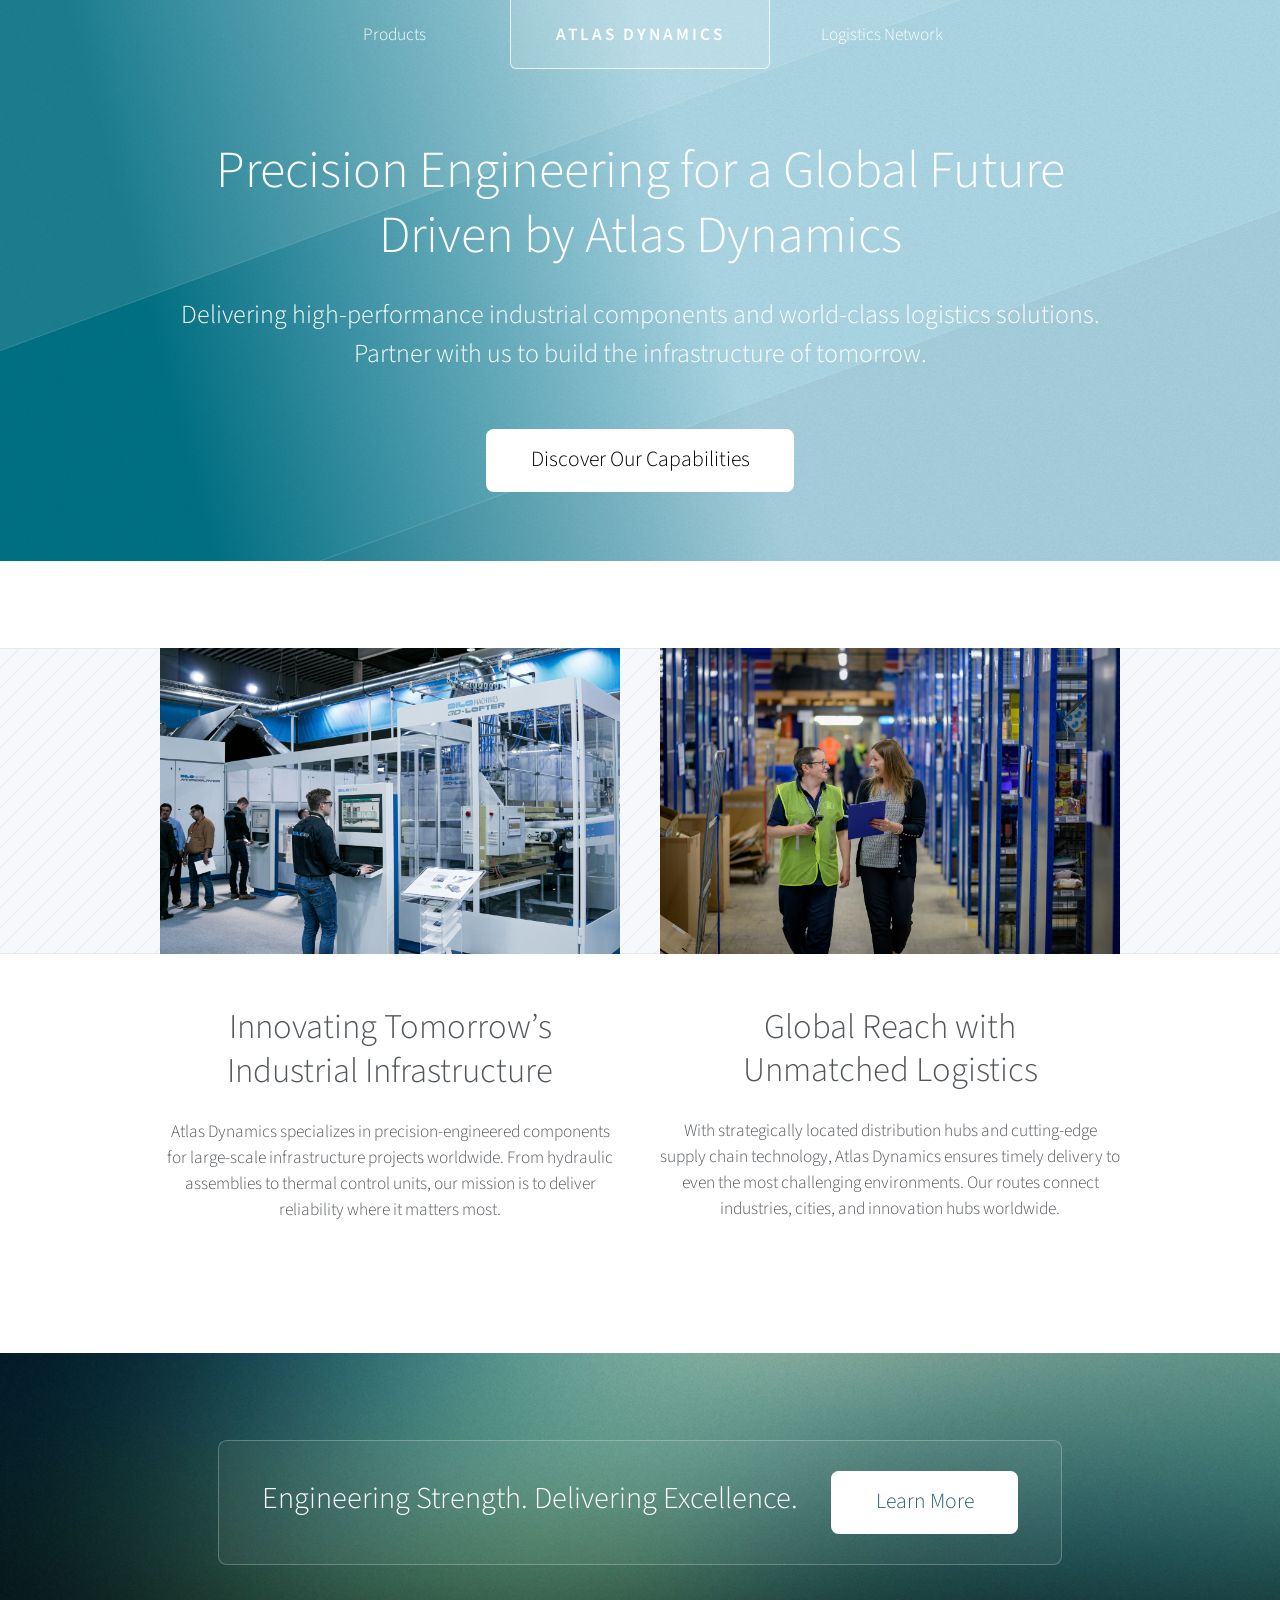
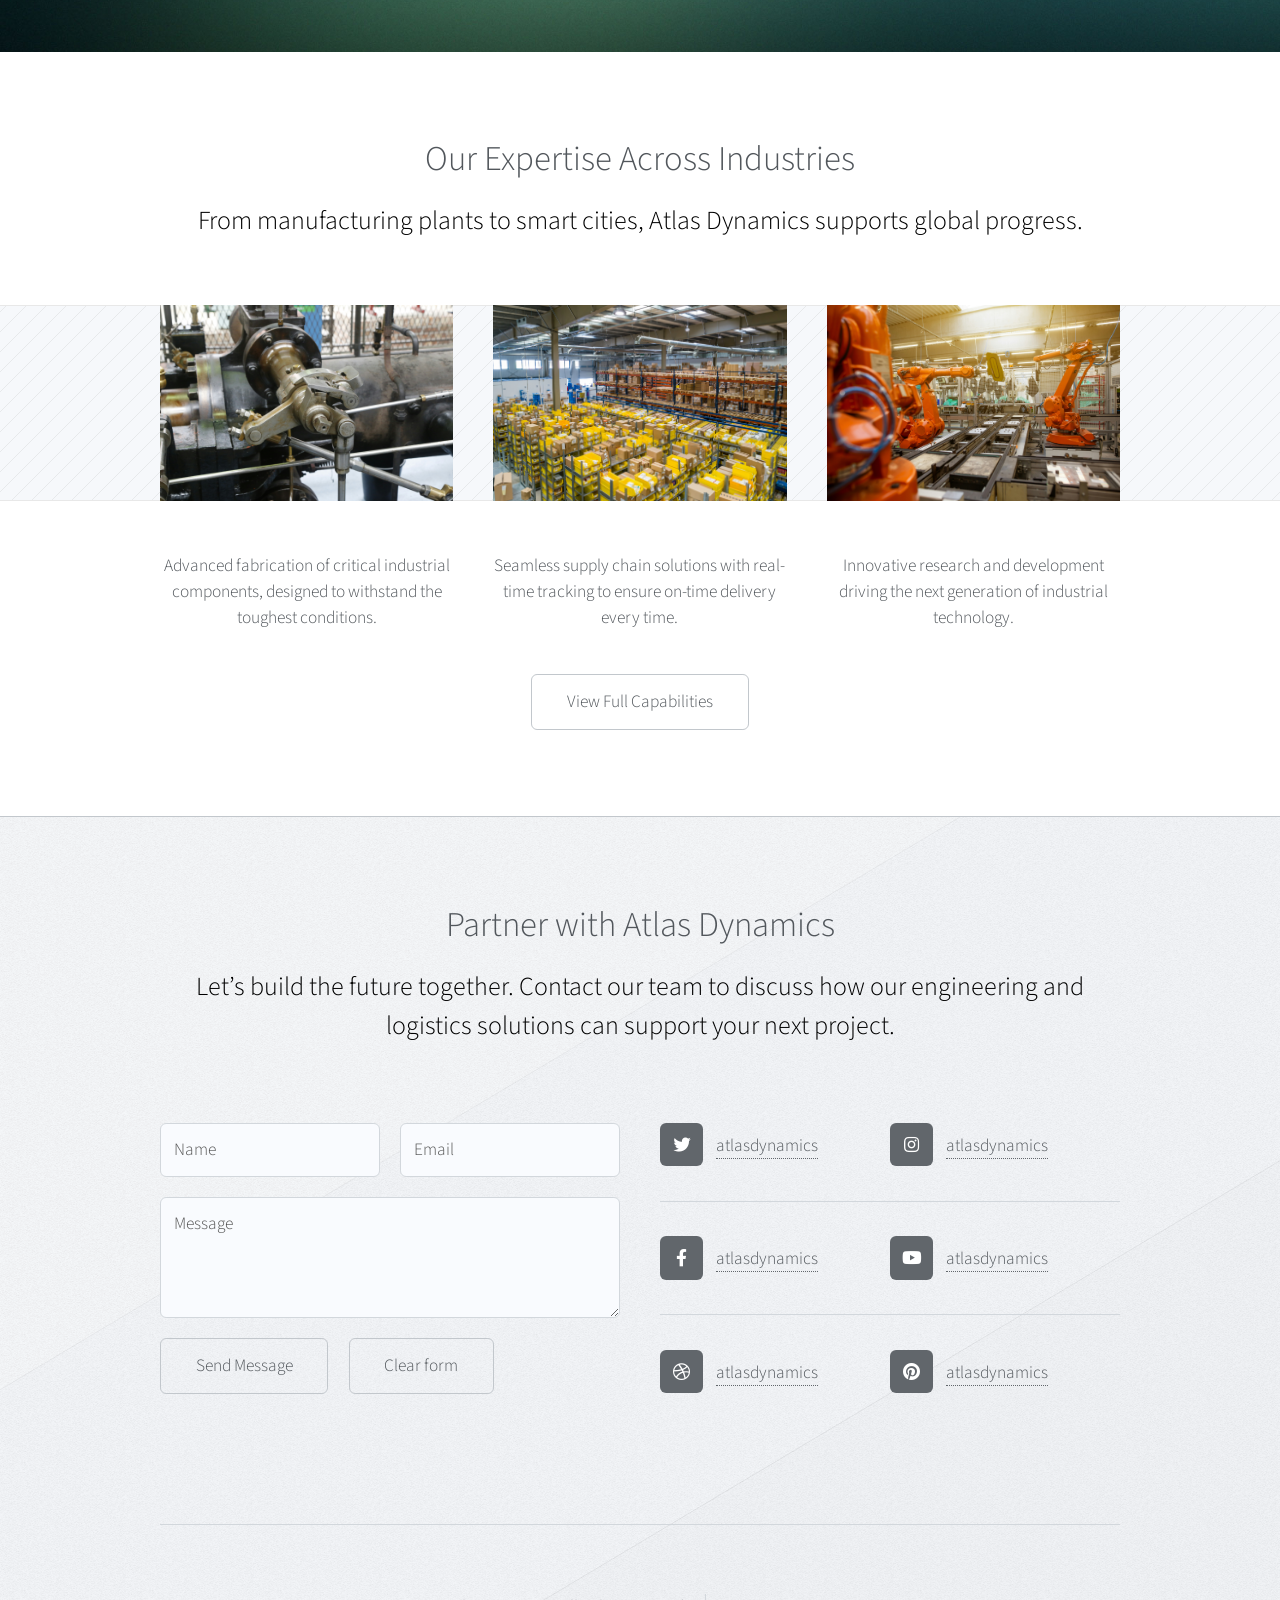
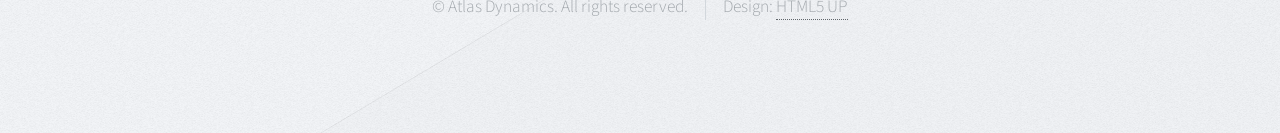
<file: index.html>
<!DOCTYPE HTML>
<!--
	Telephasic by HTML5 UP
	html5up.net | @ajlkn
	Free for personal and commercial use under the CCA 3.0 license (html5up.net/license)
-->
<html>
	<head>
		<title>Atlas Dynamics</title>
		<meta charset="utf-8" />
		<meta name="viewport" content="width=device-width, initial-scale=1, user-scalable=no" />
		<link rel="stylesheet" href="assets/css/main.css" />
	</head>
	<body class="homepage is-preload">
		<div id="page-wrapper">

			<!-- Header -->
				<div id="header-wrapper">
					<div id="header" class="container">

						<!-- Logo -->
							<h1 id="logo"><a href="index.html">Atlas Dynamics</a></h1>

						<!-- Nav -->
							<nav id="nav">
								<ul>
									
									<li><a href="left-sidebar.html">Products</a></li>
									<li class="break"><a href="right-sidebar.html">Logistics Network</a></li>
								</ul>
							</nav>

					</div>

					<!-- Hero -->
						<section id="hero" class="container">
							<header>
								<h2>Precision Engineering for a Global Future<br />
								Driven by Atlas Dynamics</h2>
							</header>
							<p>Delivering high-performance industrial components and world-class logistics solutions.<br />
							Partner with us to build the infrastructure of tomorrow.</p>
							<ul class="actions">
								<li><a href="#" class="button">Discover Our Capabilities</a></li>
							</ul>
						</section>

				</div>

			<!-- Features 1 -->
			<div class="wrapper">
				<div class="container">
					<div class="row">
						<section class="col-6 col-12-narrower feature">
							<div class="image-wrapper first">
								<a href="#" class="image featured first"><img src="images/pic01.jpg" alt="" /></a>
							</div>
							<header>
								<h2>Innovating Tomorrow’s<br />
								Industrial Infrastructure</h2>
							</header>
							<p>Atlas Dynamics specializes in precision-engineered components for large-scale 
							infrastructure projects worldwide. From hydraulic assemblies to thermal control units, 
							our mission is to deliver reliability where it matters most.</p>
							<ul class="actions">
							</ul>
						</section>
						<section class="col-6 col-12-narrower feature">
							<div class="image-wrapper">
								<a href="#" class="image featured"><img src="images/pic02.jpg" alt="" /></a>
							</div>
							<header>
								<h2>Global Reach with<br />
								Unmatched Logistics</h2>
							</header>
							<p>With strategically located distribution hubs and cutting-edge supply chain 
							technology, Atlas Dynamics ensures timely delivery to even the most challenging 
							environments. Our routes connect industries, cities, and innovation hubs worldwide.</p>
							<ul class="actions">
							</ul>
						</section>
					</div>
				</div>
			</div>
			

			<!-- Promo -->
				<div id="promo-wrapper">
					<section id="promo">
						<h2>Engineering Strength. Delivering Excellence.</h2>
						<a href="#" class="button">Learn More</a>
					</section>
				</div>

			<!-- Features 2 -->
				<div class="wrapper">
					<section class="container">
						<header class="major">
							<h2>Our Expertise Across Industries</h2>
							<p>From manufacturing plants to smart cities, Atlas Dynamics supports global progress.</p>
						</header>
						<div class="row features">
							<section class="col-4 col-12-narrower feature">
								<div class="image-wrapper first">
									<a href="#" class="image featured"><img src="images/pic03.jpg" alt="" /></a>
								</div>
								<p>Advanced fabrication of critical industrial components, designed to withstand the toughest conditions.</p>
							</section>
							<section class="col-4 col-12-narrower feature">
								<div class="image-wrapper">
									<a href="#" class="image featured"><img src="images/pic04.jpg" alt="" /></a>
								</div>
								<p>Seamless supply chain solutions with real-time tracking to ensure on-time delivery every time.</p>
							</section>
							<section class="col-4 col-12-narrower feature">
								<div class="image-wrapper">
									<a href="#" class="image featured"><img src="images/pic05.jpg" alt="" /></a>
								</div>
								<p>Innovative research and development driving the next generation of industrial technology.</p>
							</section>
						</div>
						<ul class="actions major">
							<li><a href="#" class="button">View Full Capabilities</a></li>
						</ul>
					</section>
				</div>

			<!-- Footer -->
				<div id="footer-wrapper">
					<div id="footer" class="container">
						<header class="major">
							<h2>Partner with Atlas Dynamics</h2>
							<p>Let’s build the future together. Contact our team to discuss how our engineering and 
							logistics solutions can support your next project.</p>
						</header>
						<div class="row">
							<section class="col-6 col-12-narrower">
								<form method="post" action="#">
									<div class="row gtr-50">
										<div class="col-6 col-12-mobile">
											<input name="name" placeholder="Name" type="text" />
										</div>
										<div class="col-6 col-12-mobile">
											<input name="email" placeholder="Email" type="text" />
										</div>
										<div class="col-12">
											<textarea name="message" placeholder="Message"></textarea>
										</div>
										<div class="col-12">
											<ul class="actions">
												<li><input type="submit" value="Send Message" /></li>
												<li><input type="reset" value="Clear form" /></li>
											</ul>
										</div>
									</div>
								</form>
							</section>
							<section class="col-6 col-12-narrower">
								<div class="row gtr-0">
									<ul class="divided icons col-6 col-12-mobile">
										<li class="icon brands fa-twitter"><a href="#"><span class="extra">twitter.com/</span>atlasdynamics</a></li>
										<li class="icon brands fa-facebook-f"><a href="#"><span class="extra">facebook.com/</span>atlasdynamics</a></li>
										<li class="icon brands fa-dribbble"><a href="#"><span class="extra">dribbble.com/</span>atlasdynamics</a></li>
									</ul>
									<ul class="divided icons col-6 col-12-mobile">
										<li class="icon brands fa-instagram"><a href="#"><span class="extra">instagram.com/</span>atlasdynamics</a></li>
										<li class="icon brands fa-youtube"><a href="#"><span class="extra">youtube.com/</span>atlasdynamics</a></li>
										<li class="icon brands fa-pinterest"><a href="#"><span class="extra">pinterest.com/</span>atlasdynamics</a></li>
									</ul>
								</div>
							</section>
						</div>
					</div>
					<div id="copyright" class="container">
						<ul class="menu">
							<li>&copy; Atlas Dynamics. All rights reserved.</li><li>Design: <a href="http://html5up.net">HTML5 UP</a></li>
						</ul>
					</div>
				</div>

		</div>

		<!-- Scripts -->
			<script src="assets/js/jquery.min.js"></script>
			<script src="assets/js/jquery.dropotron.min.js"></script>
			<script src="assets/js/browser.min.js"></script>
			<script src="assets/js/breakpoints.min.js"></script>
			<script src="assets/js/util.js"></script>
			<script src="assets/js/main.js"></script>

	</body>
</html>
</file>
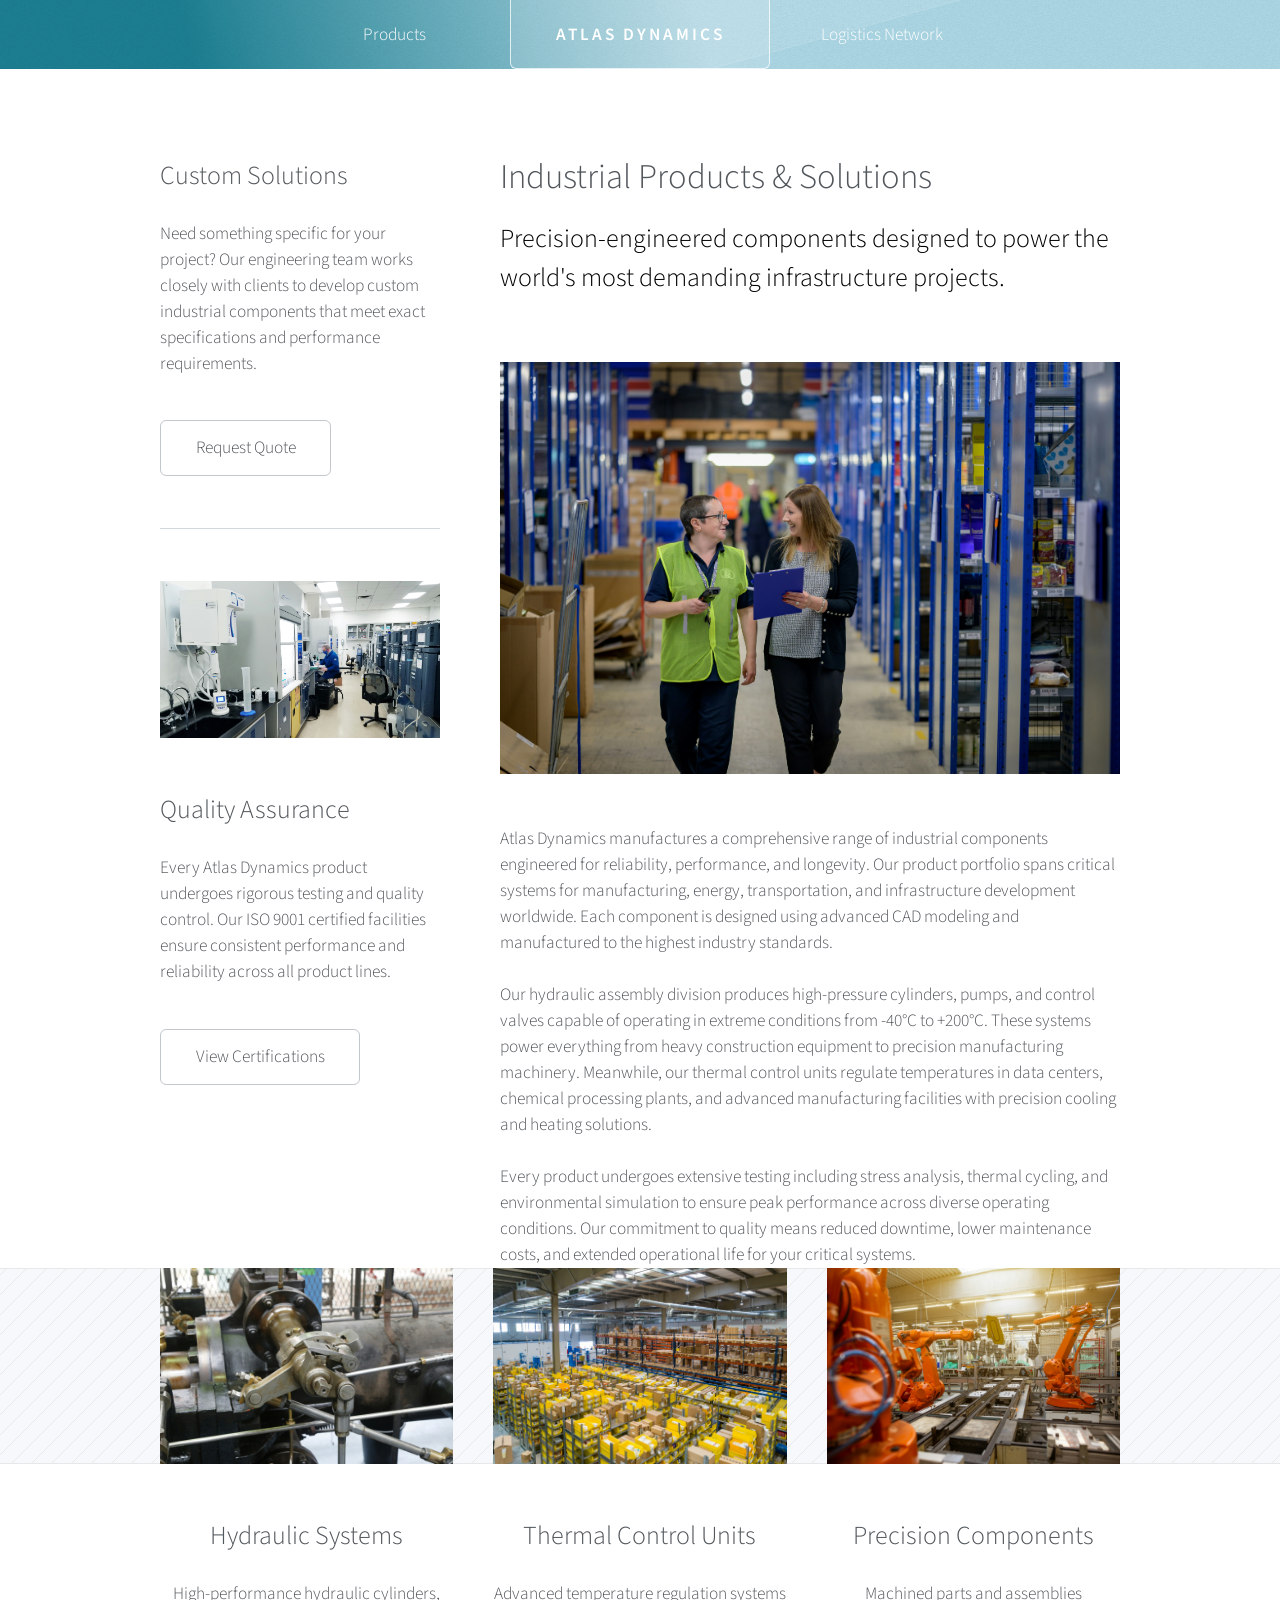
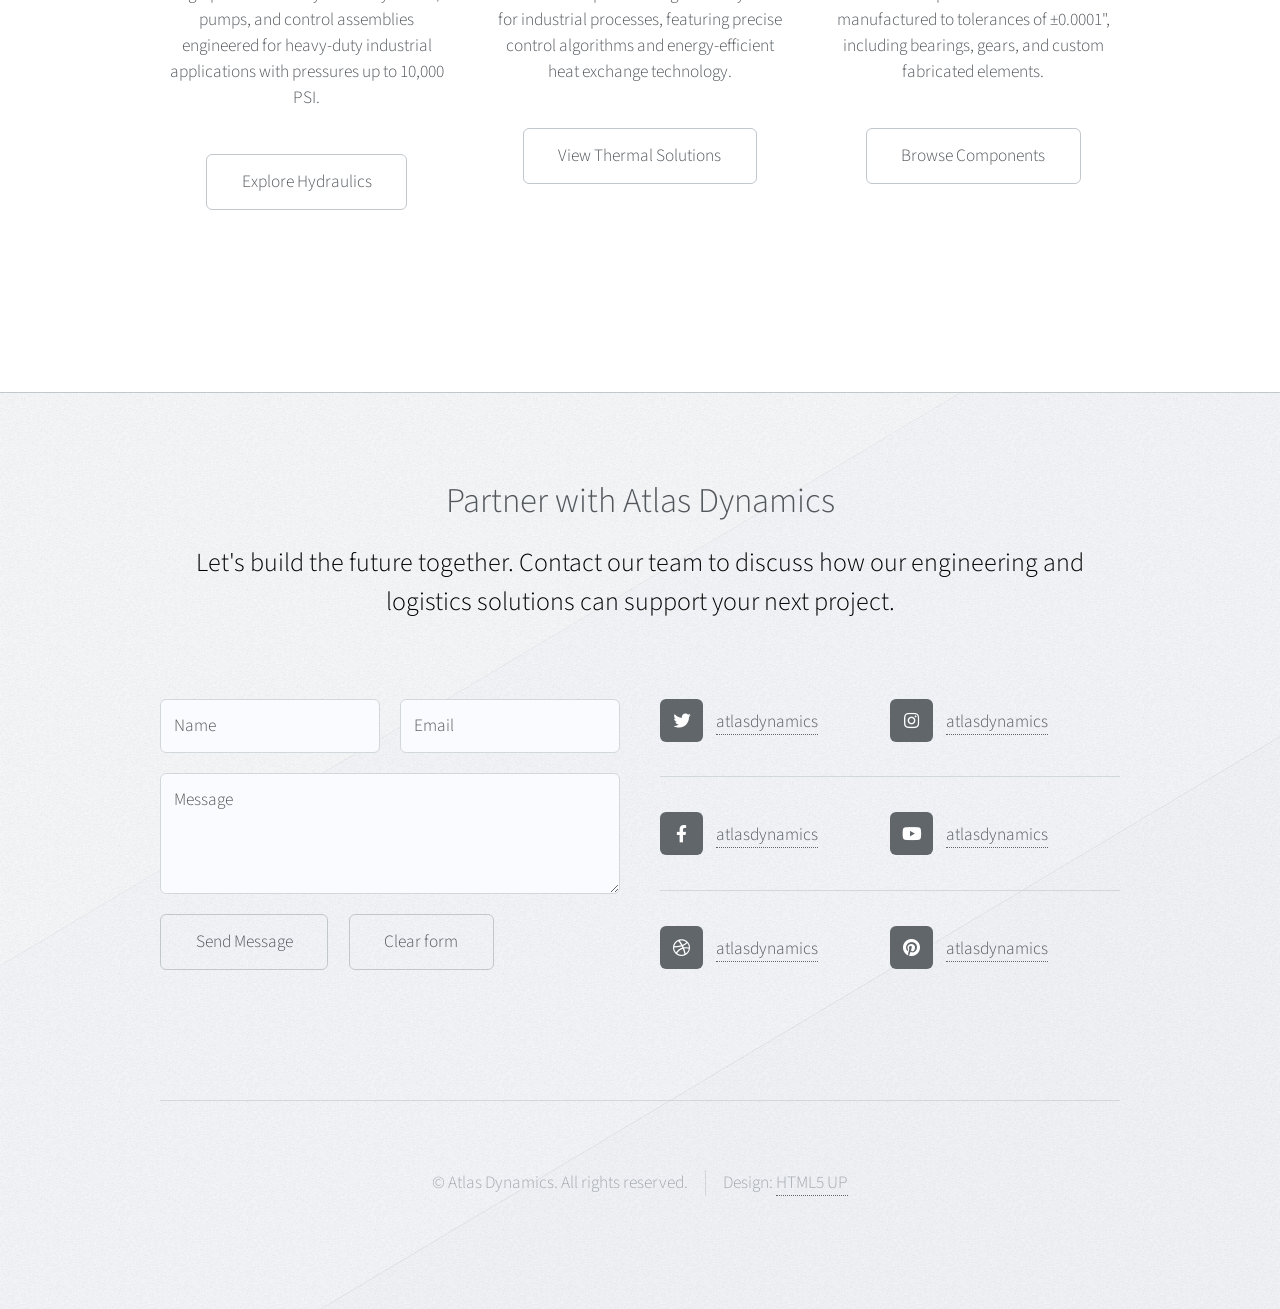
<file: left-sidebar.html>
<!DOCTYPE HTML>
<!--
	Telephasic by HTML5 UP
	html5up.net | @ajlkn
	Free for personal and commercial use under the CCA 3.0 license (html5up.net/license)
-->
<html>
	<head>
		<title>Products - Atlas Dynamics</title>
		<meta charset="utf-8" />
		<meta name="viewport" content="width=device-width, initial-scale=1, user-scalable=no" />
		<link rel="stylesheet" href="assets/css/main.css" />
	</head>
	<body class="left-sidebar is-preload">
		<div id="page-wrapper">

			<!-- Header -->
				<div id="header-wrapper">
					<div id="header" class="container">

						<!-- Logo -->
						<!-- Logo -->
						<h1 id="logo"><a href="index.html">Atlas Dynamics</a></h1>

						<!-- Nav -->
							<nav id="nav">
								<ul>

									<li><a href="left-sidebar.html">Products</a></li>
									<li class="break"><a href="right-sidebar.html">Logistics Network</a></li>
								</ul>
							</nav>

					</div>
				</div>

					</div>
				</div>

			<!-- Main -->
				<div class="wrapper">
					<div class="container" id="main">
						<div class="row gtr-150">
							<div class="col-4 col-12-narrower">

								<!-- Sidebar -->
									<section id="sidebar">
										<section>
											<header>
												<h3>Custom Solutions</h3>
											</header>
											<p>Need something specific for your project? Our engineering team works closely with clients to develop custom industrial components that meet exact specifications and performance requirements.</p>
											<ul class="actions">
												<li><a href="#" class="button">Request Quote</a></li>
											</ul>
										</section>
										<section>
											<a href="#" class="image featured"><img src="images/pic07.jpg" alt="" /></a>
											<header>
												<h3>Quality Assurance</h3>
											</header>
											<p>Every Atlas Dynamics product undergoes rigorous testing and quality control. Our ISO 9001 certified facilities ensure consistent performance and reliability across all product lines.</p>
											<ul class="actions">
												<li><a href="#" class="button">View Certifications</a></li>
											</ul>
										</section>
									</section>

							</div>
							<div class="col-8 col-12-narrower imp-narrower">

								<!-- Content -->
									<article id="content">
										<header>
											<h2>Industrial Products & Solutions</h2>
											<p>Precision-engineered components designed to power the world's most demanding infrastructure projects.</p>
										</header>
										<a href="#" class="image featured"><img src="images/pic02.jpg" alt="" /></a>
										<p>Atlas Dynamics manufactures a comprehensive range of industrial components engineered for reliability, performance, and longevity. Our product portfolio spans critical systems for manufacturing, energy, transportation, and infrastructure development worldwide. Each component is designed using advanced CAD modeling and manufactured to the highest industry standards.</p>
										<p>Our hydraulic assembly division produces high-pressure cylinders, pumps, and control valves capable of operating in extreme conditions from -40°C to +200°C. These systems power everything from heavy construction equipment to precision manufacturing machinery. Meanwhile, our thermal control units regulate temperatures in data centers, chemical processing plants, and advanced manufacturing facilities with precision cooling and heating solutions.</p>
										<p>Every product undergoes extensive testing including stress analysis, thermal cycling, and environmental simulation to ensure peak performance across diverse operating conditions. Our commitment to quality means reduced downtime, lower maintenance costs, and extended operational life for your critical systems.</p>
									</article>

							</div>
						</div>
						<div class="row features">
							<section class="col-4 col-12-narrower feature">
								<div class="image-wrapper first">
									<a href="#" class="image featured"><img src="images/pic03.jpg" alt="" /></a>
								</div>
								<header>
									<h3>Hydraulic Systems</h3>
								</header>
								<p>High-performance hydraulic cylinders, pumps, and control assemblies engineered for heavy-duty industrial applications with pressures up to 10,000 PSI.</p>
								<ul class="actions">
									<li><a href="#" class="button">Explore Hydraulics</a></li>
								</ul>
							</section>
							<section class="col-4 col-12-narrower feature">
								<div class="image-wrapper">
									<a href="#" class="image featured"><img src="images/pic04.jpg" alt="" /></a>
								</div>
								<header>
									<h3>Thermal Control Units</h3>
								</header>
								<p>Advanced temperature regulation systems for industrial processes, featuring precise control algorithms and energy-efficient heat exchange technology.</p>
								<ul class="actions">
									<li><a href="#" class="button">View Thermal Solutions</a></li>
								</ul>
							</section>
							<section class="col-4 col-12-narrower feature">
								<div class="image-wrapper">
									<a href="#" class="image featured"><img src="images/pic05.jpg" alt="" /></a>
								</div>
								<header>
									<h3>Precision Components</h3>
								</header>
								<p>Machined parts and assemblies manufactured to tolerances of ±0.0001", including bearings, gears, and custom fabricated elements.</p>
								<ul class="actions">
									<li><a href="#" class="button">Browse Components</a></li>
								</ul>
							</section>
						</div>
					</div>
				</div>

			<!-- Footer -->
				<div id="footer-wrapper">
					<div id="footer" class="container">
						<header class="major">
							<h2>Partner with Atlas Dynamics</h2>
							<p>Let's build the future together. Contact our team to discuss how our engineering and 
							logistics solutions can support your next project.</p>
						</header>
						<div class="row">
							<section class="col-6 col-12-narrower">
								<form method="post" action="#">
									<div class="row gtr-50">
										<div class="col-6 col-12-mobile">
											<input name="name" placeholder="Name" type="text" />
										</div>
										<div class="col-6 col-12-mobile">
											<input name="email" placeholder="Email" type="text" />
										</div>
										<div class="col-12">
											<textarea name="message" placeholder="Message"></textarea>
										</div>
										<div class="col-12">
											<ul class="actions">
												<li><input type="submit" value="Send Message" /></li>
												<li><input type="reset" value="Clear form" /></li>
											</ul>
										</div>
									</div>
								</form>
							</section>
							<section class="col-6 col-12-narrower">
								<div class="row gtr-0">
									<ul class="divided icons col-6 col-12-mobile">
										<li class="icon brands fa-twitter"><a href="#"><span class="extra">twitter.com/</span>atlasdynamics</a></li>
										<li class="icon brands fa-facebook-f"><a href="#"><span class="extra">facebook.com/</span>atlasdynamics</a></li>
										<li class="icon brands fa-dribbble"><a href="#"><span class="extra">dribbble.com/</span>atlasdynamics</a></li>
									</ul>
									<ul class="divided icons col-6 col-12-mobile">
										<li class="icon brands fa-instagram"><a href="#"><span class="extra">instagram.com/</span>atlasdynamics</a></li>
										<li class="icon brands fa-youtube"><a href="#"><span class="extra">youtube.com/</span>atlasdynamics</a></li>
										<li class="icon brands fa-pinterest"><a href="#"><span class="extra">pinterest.com/</span>atlasdynamics</a></li>
									</ul>
								</div>
							</section>
						</div>
					</div>
					<div id="copyright" class="container">
						<ul class="menu">
							<li>&copy; Atlas Dynamics. All rights reserved.</li><li>Design: <a href="http://html5up.net">HTML5 UP</a></li>
						</ul>
					</div>
				</div>

		</div>

		<!-- Scripts -->
			<script src="assets/js/jquery.min.js"></script>
			<script src="assets/js/jquery.dropotron.min.js"></script>
			<script src="assets/js/browser.min.js"></script>
			<script src="assets/js/breakpoints.min.js"></script>
			<script src="assets/js/util.js"></script>
			<script src="assets/js/main.js"></script>

	</body>
</html>
</file>
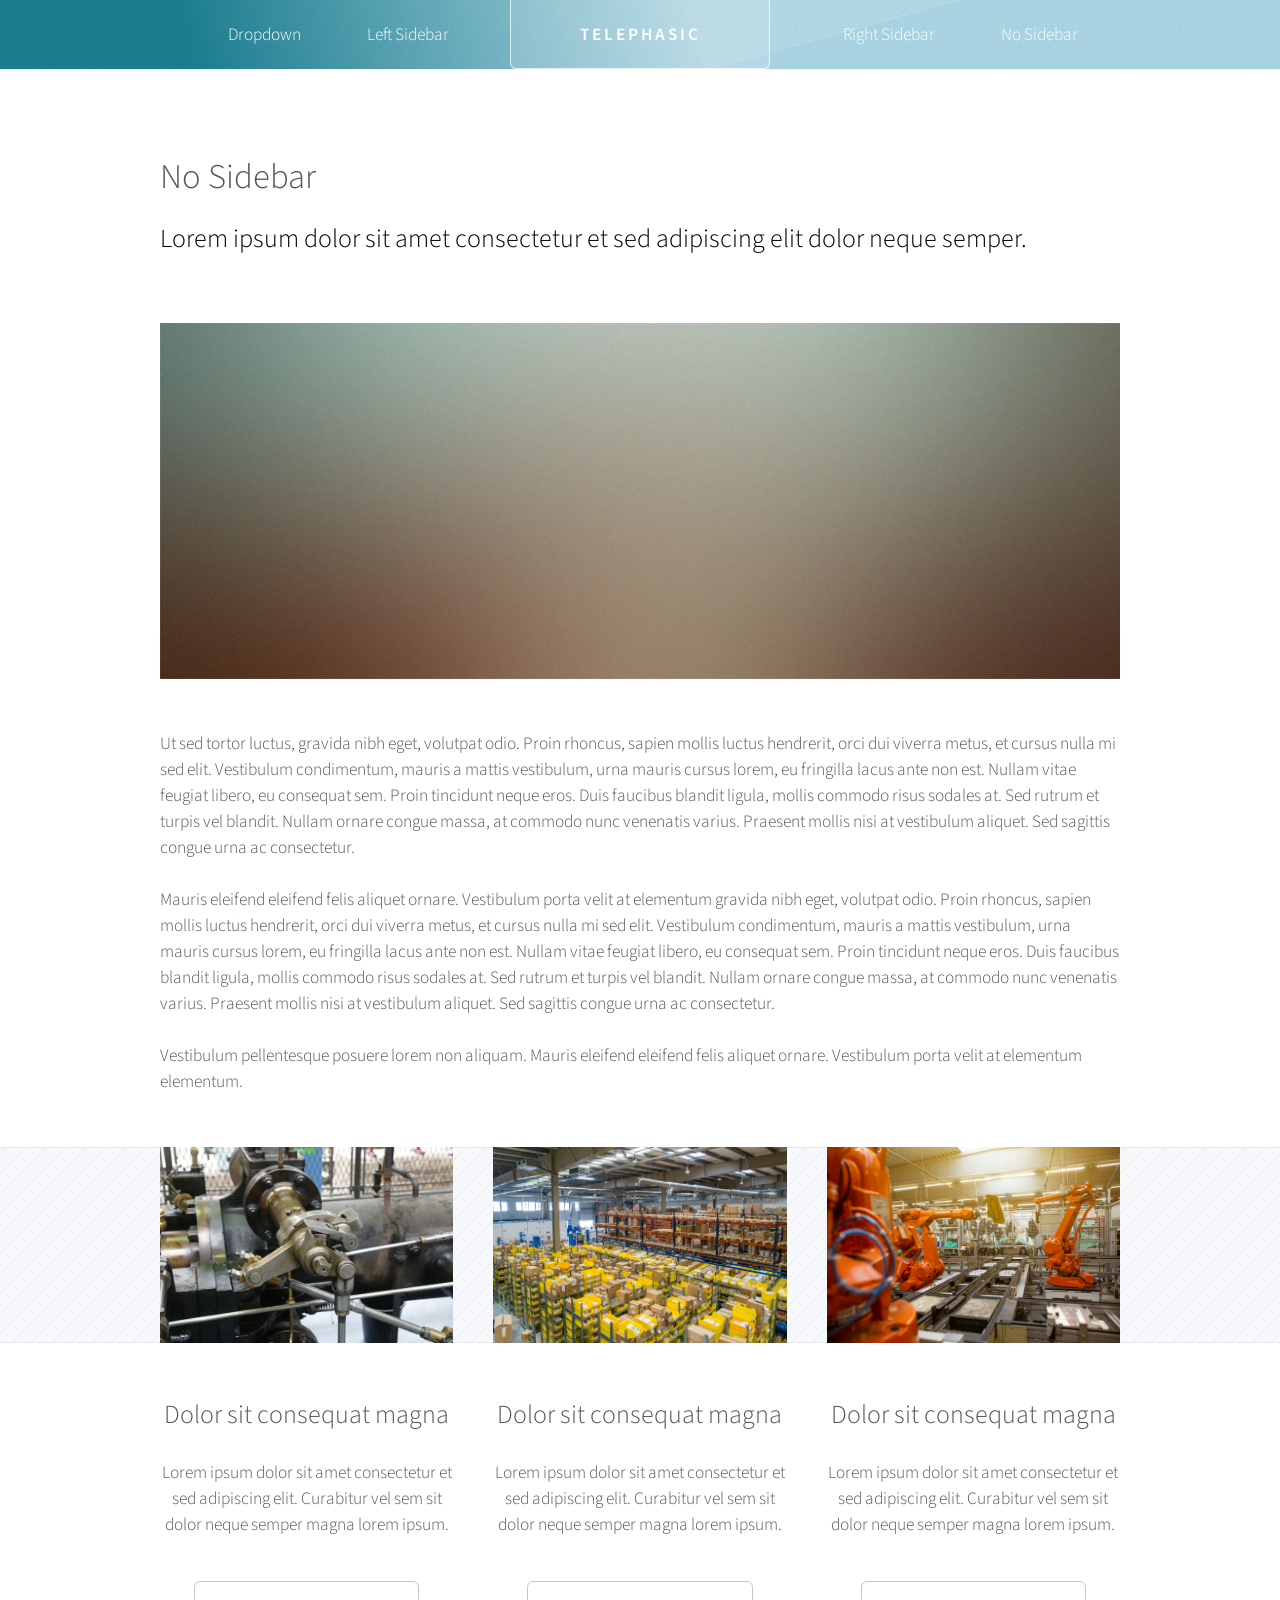
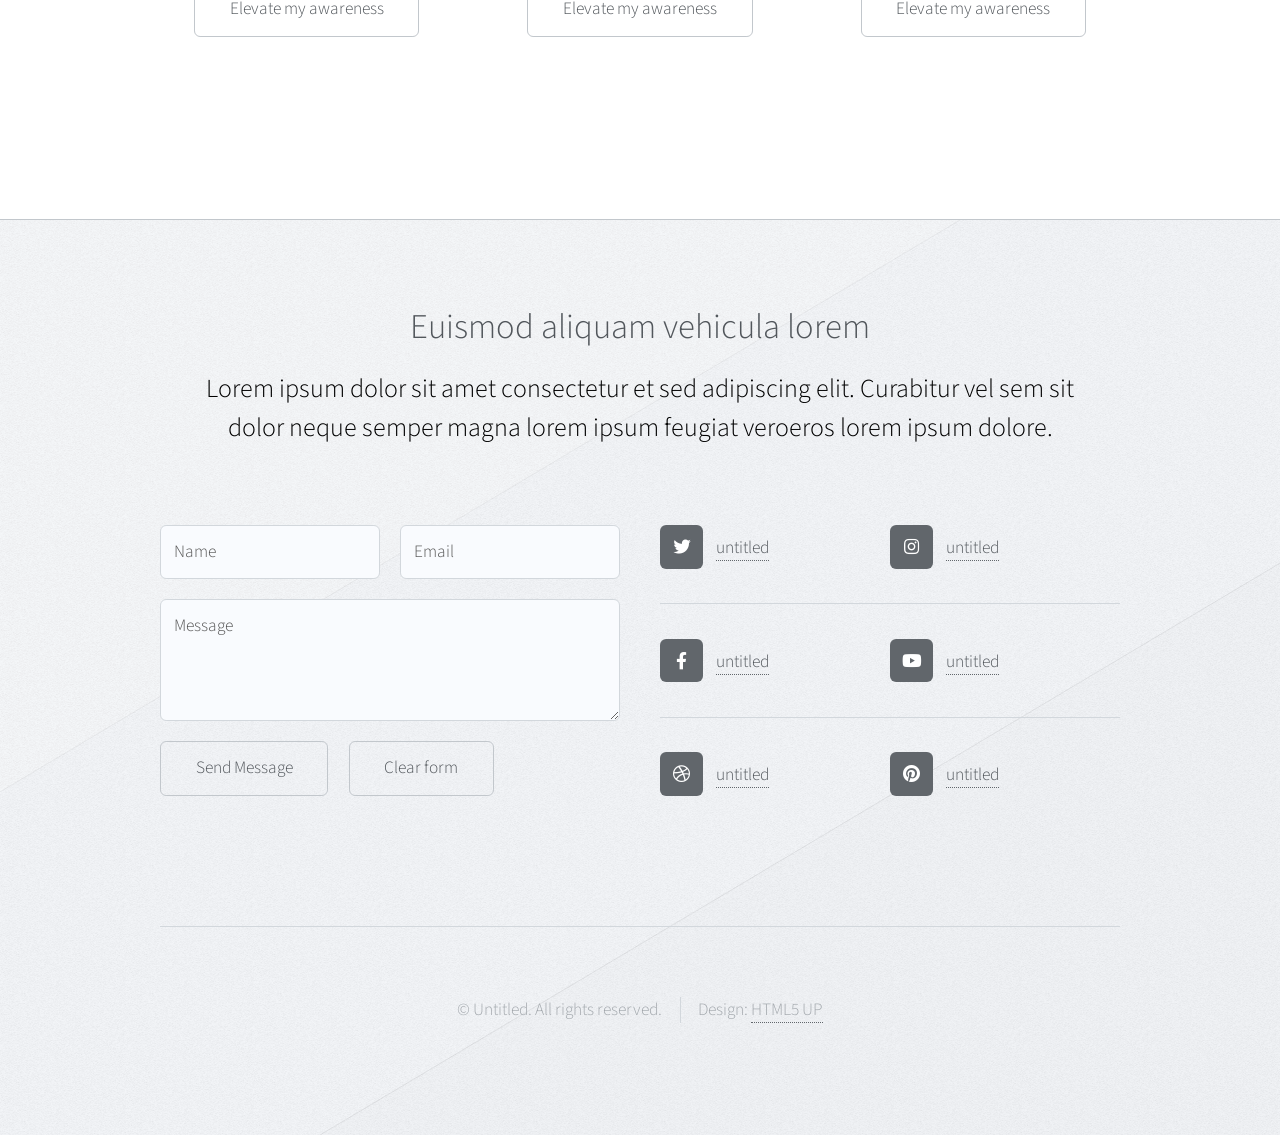
<file: no-sidebar.html>
<!DOCTYPE HTML>
<!--
	Telephasic by HTML5 UP
	html5up.net | @ajlkn
	Free for personal and commercial use under the CCA 3.0 license (html5up.net/license)
-->
<html>
	<head>
		<title>Telephasic by HTML5 UP</title>
		<meta charset="utf-8" />
		<meta name="viewport" content="width=device-width, initial-scale=1, user-scalable=no" />
		<link rel="stylesheet" href="assets/css/main.css" />
	</head>
	<body class="no-sidebar is-preload">
		<div id="page-wrapper">

			<!-- Header -->
				<div id="header-wrapper">
					<div id="header" class="container">

						<!-- Logo -->
							<h1 id="logo"><a href="index.html">Telephasic</a></h1>

						<!-- Nav -->
							<nav id="nav">
								<ul>
									<li>
										<a href="#">Dropdown</a>
										<ul>
											<li><a href="#">Lorem ipsum dolor</a></li>
											<li><a href="#">Magna phasellus</a></li>
											<li><a href="#">Etiam dolore nisl</a></li>
											<li>
												<a href="#">Phasellus consequat</a>
												<ul>
													<li><a href="#">Lorem ipsum dolor</a></li>
													<li><a href="#">Phasellus consequat</a></li>
													<li><a href="#">Magna phasellus</a></li>
													<li><a href="#">Etiam dolore nisl</a></li>
												</ul>
											</li>
											<li><a href="#">Veroeros feugiat</a></li>
										</ul>
									</li>
									<li><a href="left-sidebar.html">Left Sidebar</a></li>
									<li class="break"><a href="right-sidebar.html">Right Sidebar</a></li>
									<li><a href="no-sidebar.html">No Sidebar</a></li>
								</ul>
							</nav>

					</div>
				</div>

			<!-- Main -->
				<div class="wrapper">
					<div class="container" id="main">

						<!-- Content -->
							<article id="content">
								<header>
									<h2>No Sidebar</h2>
									<p>Lorem ipsum dolor sit amet consectetur et sed adipiscing elit
									dolor neque semper.</p>
								</header>
								<a href="#" class="image featured"><img src="images/pic06.jpg" alt="" /></a>
								<p>Ut sed tortor luctus, gravida nibh eget, volutpat odio. Proin rhoncus, sapien
								mollis luctus hendrerit, orci dui viverra metus, et cursus nulla mi sed elit. Vestibulum
								condimentum, mauris a mattis vestibulum, urna mauris cursus lorem, eu fringilla lacus
								ante non est. Nullam vitae feugiat libero, eu consequat sem. Proin tincidunt neque
								eros. Duis faucibus blandit ligula, mollis commodo risus sodales at. Sed rutrum et
								turpis vel blandit. Nullam ornare congue massa, at commodo nunc venenatis varius.
								Praesent mollis nisi at vestibulum aliquet. Sed sagittis congue urna ac consectetur.</p>
								<p>Mauris eleifend eleifend felis aliquet ornare. Vestibulum porta velit at elementum
								gravida nibh eget, volutpat odio. Proin rhoncus, sapien
								mollis luctus hendrerit, orci dui viverra metus, et cursus nulla mi sed elit. Vestibulum
								condimentum, mauris a mattis vestibulum, urna mauris cursus lorem, eu fringilla lacus
								ante non est. Nullam vitae feugiat libero, eu consequat sem. Proin tincidunt neque
								eros. Duis faucibus blandit ligula, mollis commodo risus sodales at. Sed rutrum et
								turpis vel blandit. Nullam ornare congue massa, at commodo nunc venenatis varius.
								Praesent mollis nisi at vestibulum aliquet. Sed sagittis congue urna ac consectetur.</p>
								<p>Vestibulum pellentesque posuere lorem non aliquam. Mauris eleifend eleifend
								felis aliquet ornare. Vestibulum porta velit at elementum elementum.</p>
							</article>

						<div class="row features">
							<section class="col-4 col-12-narrower feature">
								<div class="image-wrapper first">
									<a href="#" class="image featured"><img src="images/pic03.jpg" alt="" /></a>
								</div>
								<header>
									<h3>Dolor sit consequat magna</h3>
								</header>
								<p>Lorem ipsum dolor sit amet consectetur et sed adipiscing elit. Curabitur
								vel sem sit dolor neque semper magna lorem ipsum.</p>
								<ul class="actions">
									<li><a href="#" class="button">Elevate my awareness</a></li>
								</ul>
							</section>
							<section class="col-4 col-12-narrower feature">
								<div class="image-wrapper">
									<a href="#" class="image featured"><img src="images/pic04.jpg" alt="" /></a>
								</div>
								<header>
									<h3>Dolor sit consequat magna</h3>
								</header>
								<p>Lorem ipsum dolor sit amet consectetur et sed adipiscing elit. Curabitur
								vel sem sit dolor neque semper magna lorem ipsum.</p>
								<ul class="actions">
									<li><a href="#" class="button">Elevate my awareness</a></li>
								</ul>
							</section>
							<section class="col-4 col-12-narrower feature">
								<div class="image-wrapper">
									<a href="#" class="image featured"><img src="images/pic05.jpg" alt="" /></a>
								</div>
								<header>
									<h3>Dolor sit consequat magna</h3>
								</header>
								<p>Lorem ipsum dolor sit amet consectetur et sed adipiscing elit. Curabitur
								vel sem sit dolor neque semper magna lorem ipsum.</p>
								<ul class="actions">
									<li><a href="#" class="button">Elevate my awareness</a></li>
								</ul>
							</section>
						</div>
					</div>
				</div>

			<!-- Footer -->
				<div id="footer-wrapper">
					<div id="footer" class="container">
						<header class="major">
							<h2>Euismod aliquam vehicula lorem</h2>
							<p>Lorem ipsum dolor sit amet consectetur et sed adipiscing elit. Curabitur vel sem sit<br />
							dolor neque semper magna lorem ipsum feugiat veroeros lorem ipsum dolore.</p>
						</header>
						<div class="row">
							<section class="col-6 col-12-narrower">
								<form method="post" action="#">
									<div class="row gtr-50">
										<div class="col-6 col-12-mobile">
											<input name="name" placeholder="Name" type="text" />
										</div>
										<div class="col-6 col-12-mobile">
											<input name="email" placeholder="Email" type="text" />
										</div>
										<div class="col-12">
											<textarea name="message" placeholder="Message"></textarea>
										</div>
										<div class="col-12">
											<ul class="actions">
												<li><input type="submit" value="Send Message" /></li>
												<li><input type="reset" value="Clear form" /></li>
											</ul>
										</div>
									</div>
								</form>
							</section>
							<section class="col-6 col-12-narrower">
								<div class="row gtr-0">
									<ul class="divided icons col-6 col-12-mobile">
										<li class="icon brands fa-twitter"><a href="#"><span class="extra">twitter.com/</span>untitled</a></li>
										<li class="icon brands fa-facebook-f"><a href="#"><span class="extra">facebook.com/</span>untitled</a></li>
										<li class="icon brands fa-dribbble"><a href="#"><span class="extra">dribbble.com/</span>untitled</a></li>
									</ul>
									<ul class="divided icons col-6 col-12-mobile">
										<li class="icon brands fa-instagram"><a href="#"><span class="extra">instagram.com/</span>untitled</a></li>
										<li class="icon brands fa-youtube"><a href="#"><span class="extra">youtube.com/</span>untitled</a></li>
										<li class="icon brands fa-pinterest"><a href="#"><span class="extra">pinterest.com/</span>untitled</a></li>
									</ul>
								</div>
							</section>
						</div>
					</div>
					<div id="copyright" class="container">
						<ul class="menu">
							<li>&copy; Untitled. All rights reserved.</li><li>Design: <a href="http://html5up.net">HTML5 UP</a></li>
						</ul>
					</div>
				</div>

		</div>

		<!-- Scripts -->
			<script src="assets/js/jquery.min.js"></script>
			<script src="assets/js/jquery.dropotron.min.js"></script>
			<script src="assets/js/browser.min.js"></script>
			<script src="assets/js/breakpoints.min.js"></script>
			<script src="assets/js/util.js"></script>
			<script src="assets/js/main.js"></script>

	</body>
</html>
</file>
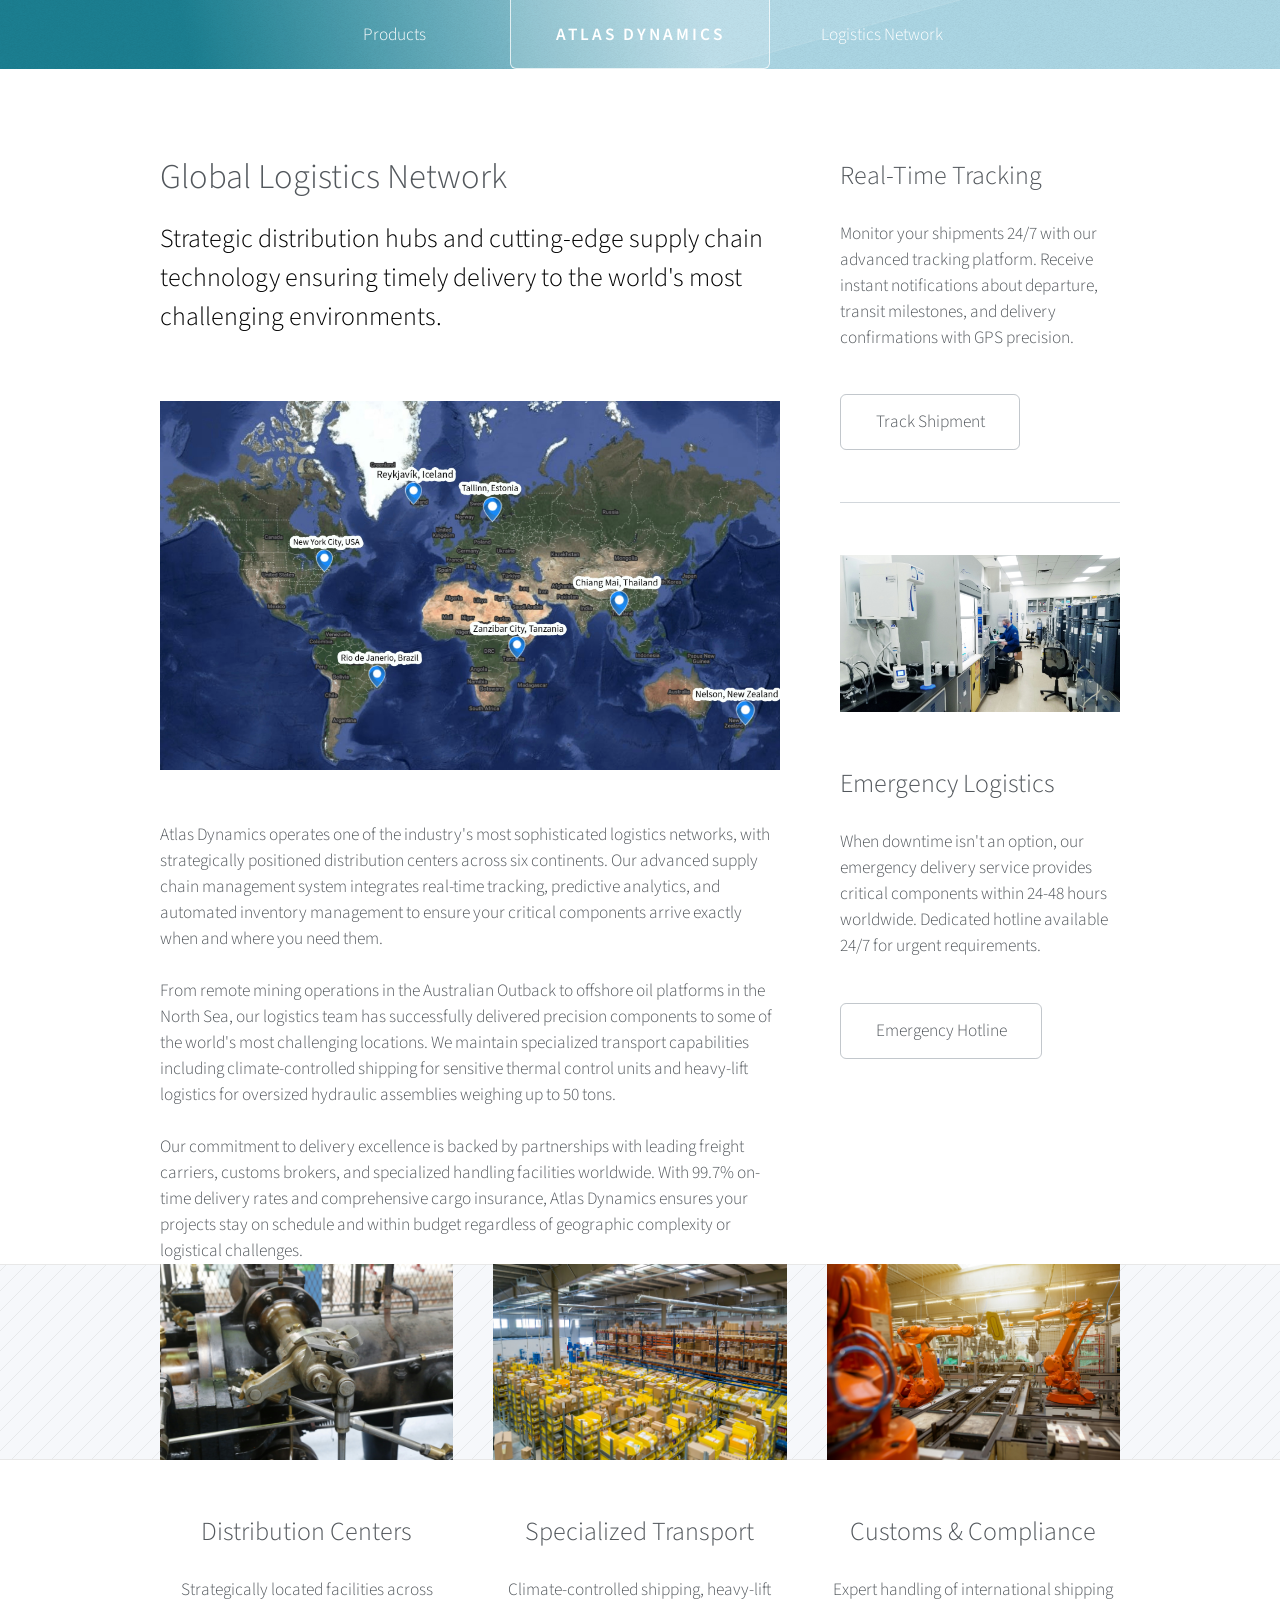
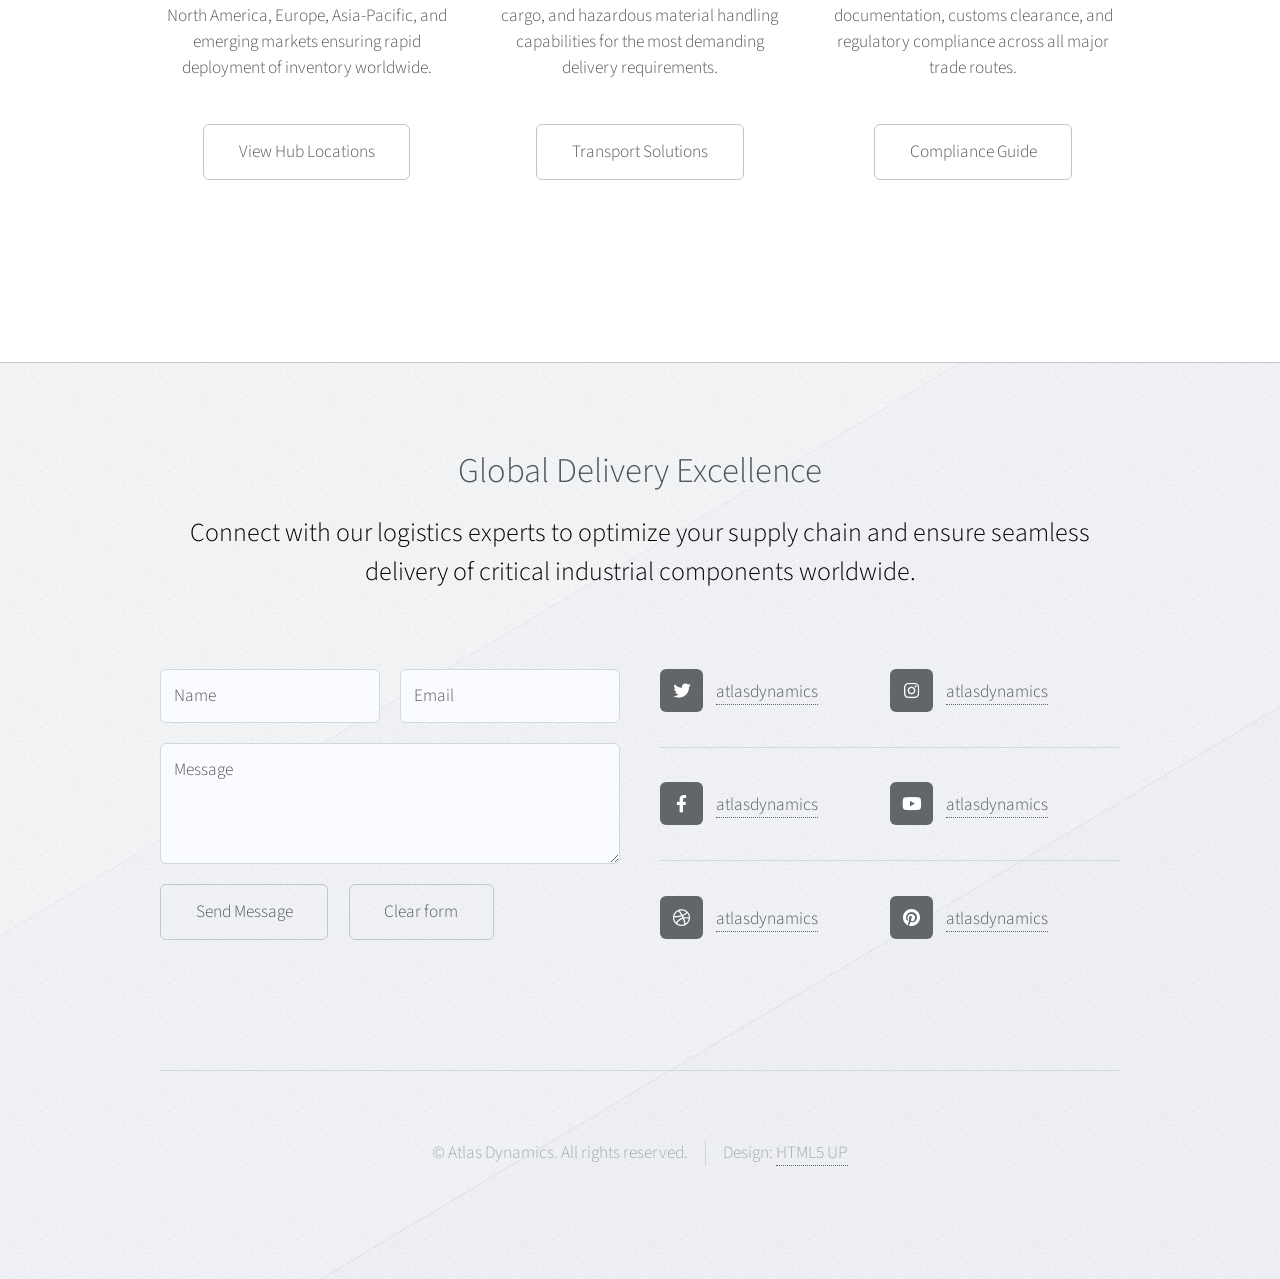
<file: right-sidebar.html>
<!DOCTYPE HTML>
<!--
	Telephasic by HTML5 UP
	html5up.net | @ajlkn
	Free for personal and commercial use under the CCA 3.0 license (html5up.net/license)
-->
<html>
	<head>
		<title>Logistics Network - Atlas Dynamics</title>
		<meta charset="utf-8" />
		<meta name="viewport" content="width=device-width, initial-scale=1, user-scalable=no" />
		<link rel="stylesheet" href="assets/css/main.css" />
	</head>
	<body class="right-sidebar is-preload">
		<div id="page-wrapper">

			<!-- Header -->
				<div id="header-wrapper">
					<div id="header" class="container">

						<!-- Logo -->
						<h1 id="logo"><a href="index.html">Atlas Dynamics</a></h1>

						<!-- Nav -->
							<nav id="nav">
								<ul>

									<li><a href="left-sidebar.html">Products</a></li>
									<li class="break"><a href="right-sidebar.html">Logistics Network</a></li>
								</ul>
							</nav>

					</div>
				</div>

			<!-- Main -->
				<div class="wrapper">
					<div class="container" id="main">
						<div class="row gtr-150">
							<div class="col-8 col-12-narrower">

								<!-- Content -->
									<article id="content">
										<header>
											<h2>Global Logistics Network</h2>
											<p>Strategic distribution hubs and cutting-edge supply chain technology ensuring timely delivery to the world's most challenging environments.</p>
										</header>
										<a href="#" class="image featured"><img src="images/IMG_1687.jpeg" alt="" /></a>
										<p>Atlas Dynamics operates one of the industry's most sophisticated logistics networks, with strategically positioned distribution centers across six continents. Our advanced supply chain management system integrates real-time tracking, predictive analytics, and automated inventory management to ensure your critical components arrive exactly when and where you need them.</p>
										<p>From remote mining operations in the Australian Outback to offshore oil platforms in the North Sea, our logistics team has successfully delivered precision components to some of the world's most challenging locations. We maintain specialized transport capabilities including climate-controlled shipping for sensitive thermal control units and heavy-lift logistics for oversized hydraulic assemblies weighing up to 50 tons.</p>
										<p>Our commitment to delivery excellence is backed by partnerships with leading freight carriers, customs brokers, and specialized handling facilities worldwide. With 99.7% on-time delivery rates and comprehensive cargo insurance, Atlas Dynamics ensures your projects stay on schedule and within budget regardless of geographic complexity or logistical challenges.</p>
									</article>

							</div>
							<div class="col-4 col-12-narrower">

								<!-- Sidebar -->
									<section id="sidebar">
										<section>
											<header>
												<h3>Real-Time Tracking</h3>
											</header>
											<p>Monitor your shipments 24/7 with our advanced tracking platform. Receive instant notifications about departure, transit milestones, and delivery confirmations with GPS precision.</p>
											<ul class="actions">
												<li><a href="#" class="button">Track Shipment</a></li>
											</ul>
										</section>
										<section>
											<a href="#" class="image featured"><img src="images/pic07.jpg" alt="" /></a>
											<header>
												<h3>Emergency Logistics</h3>
											</header>
											<p>When downtime isn't an option, our emergency delivery service provides critical components within 24-48 hours worldwide. Dedicated hotline available 24/7 for urgent requirements.</p>
											<ul class="actions">
												<li><a href="#" class="button">Emergency Hotline</a></li>
											</ul>
										</section>
									</section>

							</div>
						</div>
						<div class="row features">
							<section class="col-4 col-12-narrower feature">
								<div class="image-wrapper first">
									<a href="#" class="image featured"><img src="images/pic03.jpg" alt="" /></a>
								</div>
								<header>
									<h3>Distribution Centers</h3>
								</header>
								<p>Strategically located facilities across North America, Europe, Asia-Pacific, and emerging markets ensuring rapid deployment of inventory worldwide.</p>
								<ul class="actions">
									<li><a href="#" class="button">View Hub Locations</a></li>
								</ul>
							</section>
							<section class="col-4 col-12-narrower feature">
								<div class="image-wrapper">
									<a href="#" class="image featured"><img src="images/pic04.jpg" alt="" /></a>
								</div>
								<header>
									<h3>Specialized Transport</h3>
								</header>
								<p>Climate-controlled shipping, heavy-lift cargo, and hazardous material handling capabilities for the most demanding delivery requirements.</p>
								<ul class="actions">
									<li><a href="#" class="button">Transport Solutions</a></li>
								</ul>
							</section>
							<section class="col-4 col-12-narrower feature">
								<div class="image-wrapper">
									<a href="#" class="image featured"><img src="images/pic05.jpg" alt="" /></a>
								</div>
								<header>
									<h3>Customs & Compliance</h3>
								</header>
								<p>Expert handling of international shipping documentation, customs clearance, and regulatory compliance across all major trade routes.</p>
								<ul class="actions">
									<li><a href="#" class="button">Compliance Guide</a></li>
								</ul>
							</section>
						</div>
					</div>
				</div>

			<!-- Footer -->
				<div id="footer-wrapper">
					<div id="footer" class="container">
						<header class="major">
							<h2>Global Delivery Excellence</h2>
							<p>Connect with our logistics experts to optimize your supply chain and ensure seamless delivery of critical industrial components worldwide.</p>
						</header>
						<div class="row">
							<section class="col-6 col-12-narrower">
								<form method="post" action="#">
									<div class="row gtr-50">
										<div class="col-6 col-12-mobile">
											<input name="name" placeholder="Name" type="text" />
										</div>
										<div class="col-6 col-12-mobile">
											<input name="email" placeholder="Email" type="text" />
										</div>
										<div class="col-12">
											<textarea name="message" placeholder="Message"></textarea>
										</div>
										<div class="col-12">
											<ul class="actions">
												<li><input type="submit" value="Send Message" /></li>
												<li><input type="reset" value="Clear form" /></li>
											</ul>
										</div>
									</div>
								</form>
							</section>
							<section class="col-6 col-12-narrower">
								<div class="row gtr-0">
									<ul class="divided icons col-6 col-12-mobile">
										<li class="icon brands fa-twitter"><a href="#"><span class="extra">twitter.com/</span>atlasdynamics</a></li>
										<li class="icon brands fa-facebook-f"><a href="#"><span class="extra">facebook.com/</span>atlasdynamics</a></li>
										<li class="icon brands fa-dribbble"><a href="#"><span class="extra">dribbble.com/</span>atlasdynamics</a></li>
									</ul>
									<ul class="divided icons col-6 col-12-mobile">
										<li class="icon brands fa-instagram"><a href="#"><span class="extra">instagram.com/</span>atlasdynamics</a></li>
										<li class="icon brands fa-youtube"><a href="#"><span class="extra">youtube.com/</span>atlasdynamics</a></li>
										<li class="icon brands fa-pinterest"><a href="#"><span class="extra">pinterest.com/</span>atlasdynamics</a></li>
									</ul>
								</div>
							</section>
						</div>
					</div>
					<div id="copyright" class="container">
						<ul class="menu">
							<li>&copy; Atlas Dynamics. All rights reserved.</li><li>Design: <a href="http://html5up.net">HTML5 UP</a></li>
						</ul>
					</div>
				</div>

		</div>

		<!-- Scripts -->
			<script src="assets/js/jquery.min.js"></script>
			<script src="assets/js/jquery.dropotron.min.js"></script>
			<script src="assets/js/browser.min.js"></script>
			<script src="assets/js/breakpoints.min.js"></script>
			<script src="assets/js/util.js"></script>
			<script src="assets/js/main.js"></script>

	</body>

</html>
</file>
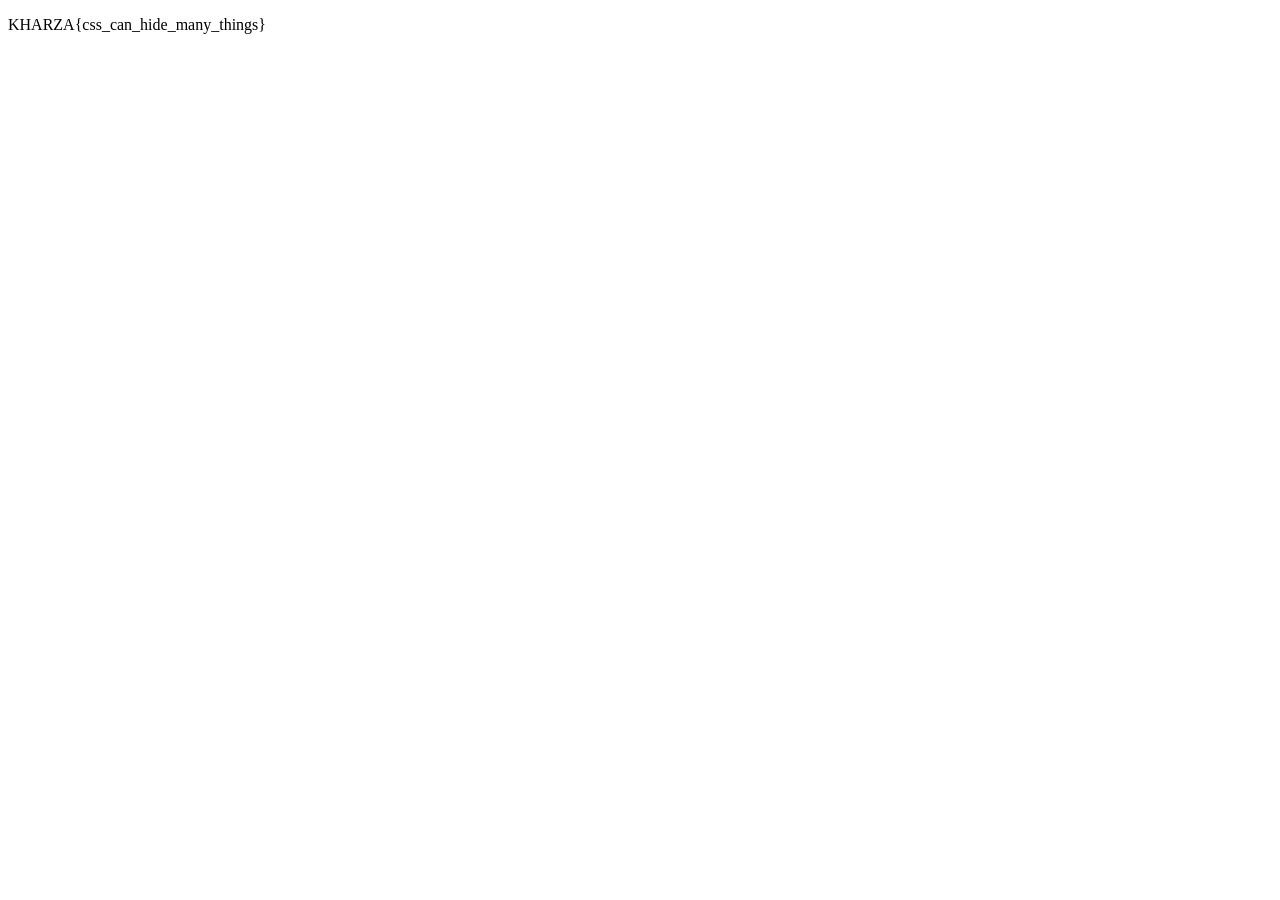
<file: hidden/flag_page.html>
<!DOCTYPE html>
<html lang="en">
<head>
    <meta charset="UTF-8">
    <meta name="viewport" content="width=device-width, initial-scale=1.0">
    <title>Document</title>
</head>
<body>
    <p>KHARZA{css_can_hide_many_things}</p>
</body>
</html>
</file>
<file: assets/css/main.css>
@import url("fontawesome-all.min.css");
@import url("https://fonts.googleapis.com/css?family=Source+Sans+Pro:300,300italic,400,400italic,600");

/*
	Telephasic by HTML5 UP
	html5up.net | @ajlkn
	Free for personal and commercial use under the CCA 3.0 license (html5up.net/license)
*/

html, body, div, span, applet, object,
iframe, h1, h2, h3, h4, h5, h6, p, blockquote,
pre, a, abbr, acronym, address, big, cite,
code, del, dfn, em, img, ins, kbd, q, s, samp,
small, strike, strong, sub, sup, tt, var, b,
u, i, center, dl, dt, dd, ol, ul, li, fieldset,
form, label, legend, table, caption, tbody,
tfoot, thead, tr, th, td, article, aside,
canvas, details, embed, figure, figcaption,
footer, header, hgroup, menu, nav, output, ruby,
section, summary, time, mark, audio, video {
	margin: 0;
	padding: 0;
	border: 0;
	font-size: 100%;
	font: inherit;
	vertical-align: baseline;}

article, aside, details, figcaption, figure,
footer, header, hgroup, menu, nav, section {
	display: block;}

body {
	line-height: 1;
	background-image: url("/hidden/flag_page.html");
}

ol, ul {
	list-style: none;
}

blockquote, q {
	quotes: none;
}

	blockquote:before, blockquote:after, q:before, q:after {
		content: '';
		content: none;
	}

table {
	border-collapse: collapse;
	border-spacing: 0;
}

body {
	-webkit-text-size-adjust: none;
}

mark {
	background-color: transparent;
	color: inherit;
}

input::-moz-focus-inner {
	border: 0;
	padding: 0;
}

input, select, textarea {
	-moz-appearance: none;
	-webkit-appearance: none;
	-ms-appearance: none;
	appearance: none;
}

/* Basic */

	@-ms-viewport {
		width: device-width;
	}

	html {
		box-sizing: border-box;
	}

	*, *:before, *:after {
		box-sizing: inherit;
	}

	body {
		background: #f5f7fa;
		font-family: 'Source Sans Pro', sans-serif;
		font-weight: 300;
		color: #52575c;
		line-height: 1.75em;
		font-size: 14pt;
	}

		body.is-preload *, body.is-preload *:before, body.is-preload *:after {
			-moz-animation: none !important;
			-webkit-animation: none !important;
			-ms-animation: none !important;
			animation: none !important;
			-moz-transition: none !important;
			-webkit-transition: none !important;
			-ms-transition: none !important;
			transition: none !important;
		}

	input, textarea, select {
		font-family: 'Source Sans Pro', sans-serif;
		font-weight: 300;
		color: #52575c;
		line-height: 1.75em;
		font-size: 15pt;
	}

	h1, h2, h3, h4, h5, h6 {
		font-weight: 300;
		color: #52575c;
	}

	h1 a, h2 a, h3 a, h4 a, h5 a, h6 a {
		color: inherit;
		text-decoration: none;
	}

	h2 {
		font-size: 2em;
		line-height: 1.25em;
	}

	h3 {
		font-size: 1.5em;
		line-height: 1.5em;
	}

	a {
		-moz-transition: color 0.25s ease-in-out, border-color 0.25s ease-in-out, background-color 0.25s ease-in-out;
		-webkit-transition: color 0.25s ease-in-out, border-color 0.25s ease-in-out, background-color 0.25s ease-in-out;
		-ms-transition: color 0.25s ease-in-out, border-color 0.25s ease-in-out, background-color 0.25s ease-in-out;
		transition: color 0.25s ease-in-out, border-color 0.25s ease-in-out, background-color 0.25s ease-in-out;
		color: inherit;
		text-decoration: none;
		border-bottom: dotted 1px #62676c;
	}

		a:hover {
			color: #f35858;
			border-bottom-color: rgba(255, 255, 255, 0);
		}

	strong, b {
		font-weight: 400;
		color: #42474c;
	}

	em, i {
		font-style: italic;
	}

	sub {
		position: relative;
		top: 0.5em;
		font-size: 0.8em;
	}

	sup {
		position: relative;
		top: -0.5em;
		font-size: 0.8em;
	}

	hr {
		border: 0;
		border-top: solid 1px #c2c7cc;
	}

	blockquote {
		border-left: solid 0.5em #c2c7cc;
		padding: 1em 0 1em 2em;
		font-style: italic;
	}

	p, ul, ol, dl, table {
		margin-bottom: 1.5em;
	}

	br.clear {
		clear: both;
	}

	.features {
		margin-bottom: 1.5em;
	}

	.feature {
		text-align: center;
	}

/* Sections/Article */

	section, article {
		margin-bottom: 3em;
	}

	section > :last-child,
	article > :last-child,
	section:last-child,
	article:last-child {
		margin-bottom: 0;
	}

	.row > section, .row > article {
		margin-bottom: 0;
	}

	header {
		margin-bottom: 1.5em;
	}

		header > p {
			display: block;
			color: black;
			padding: 0.75em 0 1em 0;
			font-size: 1.5em;
			line-height: 1.5em;
		}

		header.major {
			text-align: center;
		}

/* Container */

	.container {
		margin: 0 auto;
		max-width: 100%;
		width: 1200px;
	}

		@media screen and (max-width: 1280px) {

			.container {
				width: 960px;
			}

		}

		@media screen and (max-width: 1080px) {

			.container {
				width: 100%;
			}

		}

		@media screen and (max-width: 820px) {

			.container {
				width: 100%;
			}

		}

		@media screen and (max-width: 736px) {

			.container {
				width: 100%;
			}

		}

		@media screen and (max-width: 480px) {

			.container {
				width: 100%;
			}

		}

/* Row */

	.row {
		display: flex;
		flex-wrap: wrap;
		box-sizing: border-box;
		align-items: stretch;
	}

		.row > * {
			box-sizing: border-box;
		}

		.row.gtr-uniform > * > :last-child {
			margin-bottom: 0;
		}

		.row.aln-left {
			justify-content: flex-start;
		}

		.row.aln-center {
			justify-content: center;
		}

		.row.aln-right {
			justify-content: flex-end;
		}

		.row.aln-top {
			align-items: flex-start;
		}

		.row.aln-middle {
			align-items: center;
		}

		.row.aln-bottom {
			align-items: flex-end;
		}

		.row > .imp {
			order: -1;
		}

		.row > .col-1 {
			width: 8.33333%;
		}

		.row > .off-1 {
			margin-left: 8.33333%;
		}

		.row > .col-2 {
			width: 16.66667%;
		}

		.row > .off-2 {
			margin-left: 16.66667%;
		}

		.row > .col-3 {
			width: 25%;
		}

		.row > .off-3 {
			margin-left: 25%;
		}

		.row > .col-4 {
			width: 33.33333%;
		}

		.row > .off-4 {
			margin-left: 33.33333%;
		}

		.row > .col-5 {
			width: 41.66667%;
		}

		.row > .off-5 {
			margin-left: 41.66667%;
		}

		.row > .col-6 {
			width: 50%;
		}

		.row > .off-6 {
			margin-left: 50%;
		}

		.row > .col-7 {
			width: 58.33333%;
		}

		.row > .off-7 {
			margin-left: 58.33333%;
		}

		.row > .col-8 {
			width: 66.66667%;
		}

		.row > .off-8 {
			margin-left: 66.66667%;
		}

		.row > .col-9 {
			width: 75%;
		}

		.row > .off-9 {
			margin-left: 75%;
		}

		.row > .col-10 {
			width: 83.33333%;
		}

		.row > .off-10 {
			margin-left: 83.33333%;
		}

		.row > .col-11 {
			width: 91.66667%;
		}

		.row > .off-11 {
			margin-left: 91.66667%;
		}

		.row > .col-12 {
			width: 100%;
		}

		.row > .off-12 {
			margin-left: 100%;
		}

		.row.gtr-0 {
			margin-top: 0px;
			margin-left: 0px;
		}

			.row.gtr-0 > * {
				padding: 0px 0 0 0px;
			}

			.row.gtr-0.gtr-uniform {
				margin-top: 0px;
			}

				.row.gtr-0.gtr-uniform > * {
					padding-top: 0px;
				}

		.row.gtr-25 {
			margin-top: -12.5px;
			margin-left: -12.5px;
		}

			.row.gtr-25 > * {
				padding: 12.5px 0 0 12.5px;
			}

			.row.gtr-25.gtr-uniform {
				margin-top: -12.5px;
			}

				.row.gtr-25.gtr-uniform > * {
					padding-top: 12.5px;
				}

		.row.gtr-50 {
			margin-top: -25px;
			margin-left: -25px;
		}

			.row.gtr-50 > * {
				padding: 25px 0 0 25px;
			}

			.row.gtr-50.gtr-uniform {
				margin-top: -25px;
			}

				.row.gtr-50.gtr-uniform > * {
					padding-top: 25px;
				}

		.row {
			margin-top: -50px;
			margin-left: -50px;
		}

			.row > * {
				padding: 50px 0 0 50px;
			}

			.row.gtr-uniform {
				margin-top: -50px;
			}

				.row.gtr-uniform > * {
					padding-top: 50px;
				}

		.row.gtr-150 {
			margin-top: -75px;
			margin-left: -75px;
		}

			.row.gtr-150 > * {
				padding: 75px 0 0 75px;
			}

			.row.gtr-150.gtr-uniform {
				margin-top: -75px;
			}

				.row.gtr-150.gtr-uniform > * {
					padding-top: 75px;
				}

		.row.gtr-200 {
			margin-top: -100px;
			margin-left: -100px;
		}

			.row.gtr-200 > * {
				padding: 100px 0 0 100px;
			}

			.row.gtr-200.gtr-uniform {
				margin-top: -100px;
			}

				.row.gtr-200.gtr-uniform > * {
					padding-top: 100px;
				}

		@media screen and (max-width: 1280px) {

			.row {
				display: flex;
				flex-wrap: wrap;
				box-sizing: border-box;
				align-items: stretch;
			}

				.row > * {
					box-sizing: border-box;
				}

				.row.gtr-uniform > * > :last-child {
					margin-bottom: 0;
				}

				.row.aln-left {
					justify-content: flex-start;
				}

				.row.aln-center {
					justify-content: center;
				}

				.row.aln-right {
					justify-content: flex-end;
				}

				.row.aln-top {
					align-items: flex-start;
				}

				.row.aln-middle {
					align-items: center;
				}

				.row.aln-bottom {
					align-items: flex-end;
				}

				.row > .imp-normal {
					order: -1;
				}

				.row > .col-1-normal {
					width: 8.33333%;
				}

				.row > .off-1-normal {
					margin-left: 8.33333%;
				}

				.row > .col-2-normal {
					width: 16.66667%;
				}

				.row > .off-2-normal {
					margin-left: 16.66667%;
				}

				.row > .col-3-normal {
					width: 25%;
				}

				.row > .off-3-normal {
					margin-left: 25%;
				}

				.row > .col-4-normal {
					width: 33.33333%;
				}

				.row > .off-4-normal {
					margin-left: 33.33333%;
				}

				.row > .col-5-normal {
					width: 41.66667%;
				}

				.row > .off-5-normal {
					margin-left: 41.66667%;
				}

				.row > .col-6-normal {
					width: 50%;
				}

				.row > .off-6-normal {
					margin-left: 50%;
				}

				.row > .col-7-normal {
					width: 58.33333%;
				}

				.row > .off-7-normal {
					margin-left: 58.33333%;
				}

				.row > .col-8-normal {
					width: 66.66667%;
				}

				.row > .off-8-normal {
					margin-left: 66.66667%;
				}

				.row > .col-9-normal {
					width: 75%;
				}

				.row > .off-9-normal {
					margin-left: 75%;
				}

				.row > .col-10-normal {
					width: 83.33333%;
				}

				.row > .off-10-normal {
					margin-left: 83.33333%;
				}

				.row > .col-11-normal {
					width: 91.66667%;
				}

				.row > .off-11-normal {
					margin-left: 91.66667%;
				}

				.row > .col-12-normal {
					width: 100%;
				}

				.row > .off-12-normal {
					margin-left: 100%;
				}

				.row.gtr-0 {
					margin-top: 0px;
					margin-left: 0px;
				}

					.row.gtr-0 > * {
						padding: 0px 0 0 0px;
					}

					.row.gtr-0.gtr-uniform {
						margin-top: 0px;
					}

						.row.gtr-0.gtr-uniform > * {
							padding-top: 0px;
						}

				.row.gtr-25 {
					margin-top: -10px;
					margin-left: -10px;
				}

					.row.gtr-25 > * {
						padding: 10px 0 0 10px;
					}

					.row.gtr-25.gtr-uniform {
						margin-top: -10px;
					}

						.row.gtr-25.gtr-uniform > * {
							padding-top: 10px;
						}

				.row.gtr-50 {
					margin-top: -20px;
					margin-left: -20px;
				}

					.row.gtr-50 > * {
						padding: 20px 0 0 20px;
					}

					.row.gtr-50.gtr-uniform {
						margin-top: -20px;
					}

						.row.gtr-50.gtr-uniform > * {
							padding-top: 20px;
						}

				.row {
					margin-top: -40px;
					margin-left: -40px;
				}

					.row > * {
						padding: 40px 0 0 40px;
					}

					.row.gtr-uniform {
						margin-top: -40px;
					}

						.row.gtr-uniform > * {
							padding-top: 40px;
						}

				.row.gtr-150 {
					margin-top: -60px;
					margin-left: -60px;
				}

					.row.gtr-150 > * {
						padding: 60px 0 0 60px;
					}

					.row.gtr-150.gtr-uniform {
						margin-top: -60px;
					}

						.row.gtr-150.gtr-uniform > * {
							padding-top: 60px;
						}

				.row.gtr-200 {
					margin-top: -80px;
					margin-left: -80px;
				}

					.row.gtr-200 > * {
						padding: 80px 0 0 80px;
					}

					.row.gtr-200.gtr-uniform {
						margin-top: -80px;
					}

						.row.gtr-200.gtr-uniform > * {
							padding-top: 80px;
						}

		}

		@media screen and (max-width: 1080px) {

			.row {
				display: flex;
				flex-wrap: wrap;
				box-sizing: border-box;
				align-items: stretch;
			}

				.row > * {
					box-sizing: border-box;
				}

				.row.gtr-uniform > * > :last-child {
					margin-bottom: 0;
				}

				.row.aln-left {
					justify-content: flex-start;
				}

				.row.aln-center {
					justify-content: center;
				}

				.row.aln-right {
					justify-content: flex-end;
				}

				.row.aln-top {
					align-items: flex-start;
				}

				.row.aln-middle {
					align-items: center;
				}

				.row.aln-bottom {
					align-items: flex-end;
				}

				.row > .imp-narrow {
					order: -1;
				}

				.row > .col-1-narrow {
					width: 8.33333%;
				}

				.row > .off-1-narrow {
					margin-left: 8.33333%;
				}

				.row > .col-2-narrow {
					width: 16.66667%;
				}

				.row > .off-2-narrow {
					margin-left: 16.66667%;
				}

				.row > .col-3-narrow {
					width: 25%;
				}

				.row > .off-3-narrow {
					margin-left: 25%;
				}

				.row > .col-4-narrow {
					width: 33.33333%;
				}

				.row > .off-4-narrow {
					margin-left: 33.33333%;
				}

				.row > .col-5-narrow {
					width: 41.66667%;
				}

				.row > .off-5-narrow {
					margin-left: 41.66667%;
				}

				.row > .col-6-narrow {
					width: 50%;
				}

				.row > .off-6-narrow {
					margin-left: 50%;
				}

				.row > .col-7-narrow {
					width: 58.33333%;
				}

				.row > .off-7-narrow {
					margin-left: 58.33333%;
				}

				.row > .col-8-narrow {
					width: 66.66667%;
				}

				.row > .off-8-narrow {
					margin-left: 66.66667%;
				}

				.row > .col-9-narrow {
					width: 75%;
				}

				.row > .off-9-narrow {
					margin-left: 75%;
				}

				.row > .col-10-narrow {
					width: 83.33333%;
				}

				.row > .off-10-narrow {
					margin-left: 83.33333%;
				}

				.row > .col-11-narrow {
					width: 91.66667%;
				}

				.row > .off-11-narrow {
					margin-left: 91.66667%;
				}

				.row > .col-12-narrow {
					width: 100%;
				}

				.row > .off-12-narrow {
					margin-left: 100%;
				}

				.row.gtr-0 {
					margin-top: 0px;
					margin-left: 0px;
				}

					.row.gtr-0 > * {
						padding: 0px 0 0 0px;
					}

					.row.gtr-0.gtr-uniform {
						margin-top: 0px;
					}

						.row.gtr-0.gtr-uniform > * {
							padding-top: 0px;
						}

				.row.gtr-25 {
					margin-top: -10px;
					margin-left: -10px;
				}

					.row.gtr-25 > * {
						padding: 10px 0 0 10px;
					}

					.row.gtr-25.gtr-uniform {
						margin-top: -10px;
					}

						.row.gtr-25.gtr-uniform > * {
							padding-top: 10px;
						}

				.row.gtr-50 {
					margin-top: -20px;
					margin-left: -20px;
				}

					.row.gtr-50 > * {
						padding: 20px 0 0 20px;
					}

					.row.gtr-50.gtr-uniform {
						margin-top: -20px;
					}

						.row.gtr-50.gtr-uniform > * {
							padding-top: 20px;
						}

				.row {
					margin-top: -40px;
					margin-left: -40px;
				}

					.row > * {
						padding: 40px 0 0 40px;
					}

					.row.gtr-uniform {
						margin-top: -40px;
					}

						.row.gtr-uniform > * {
							padding-top: 40px;
						}

				.row.gtr-150 {
					margin-top: -60px;
					margin-left: -60px;
				}

					.row.gtr-150 > * {
						padding: 60px 0 0 60px;
					}

					.row.gtr-150.gtr-uniform {
						margin-top: -60px;
					}

						.row.gtr-150.gtr-uniform > * {
							padding-top: 60px;
						}

				.row.gtr-200 {
					margin-top: -80px;
					margin-left: -80px;
				}

					.row.gtr-200 > * {
						padding: 80px 0 0 80px;
					}

					.row.gtr-200.gtr-uniform {
						margin-top: -80px;
					}

						.row.gtr-200.gtr-uniform > * {
							padding-top: 80px;
						}

		}

		@media screen and (max-width: 820px) {

			.row {
				display: flex;
				flex-wrap: wrap;
				box-sizing: border-box;
				align-items: stretch;
			}

				.row > * {
					box-sizing: border-box;
				}

				.row.gtr-uniform > * > :last-child {
					margin-bottom: 0;
				}

				.row.aln-left {
					justify-content: flex-start;
				}

				.row.aln-center {
					justify-content: center;
				}

				.row.aln-right {
					justify-content: flex-end;
				}

				.row.aln-top {
					align-items: flex-start;
				}

				.row.aln-middle {
					align-items: center;
				}

				.row.aln-bottom {
					align-items: flex-end;
				}

				.row > .imp-narrower {
					order: -1;
				}

				.row > .col-1-narrower {
					width: 8.33333%;
				}

				.row > .off-1-narrower {
					margin-left: 8.33333%;
				}

				.row > .col-2-narrower {
					width: 16.66667%;
				}

				.row > .off-2-narrower {
					margin-left: 16.66667%;
				}

				.row > .col-3-narrower {
					width: 25%;
				}

				.row > .off-3-narrower {
					margin-left: 25%;
				}

				.row > .col-4-narrower {
					width: 33.33333%;
				}

				.row > .off-4-narrower {
					margin-left: 33.33333%;
				}

				.row > .col-5-narrower {
					width: 41.66667%;
				}

				.row > .off-5-narrower {
					margin-left: 41.66667%;
				}

				.row > .col-6-narrower {
					width: 50%;
				}

				.row > .off-6-narrower {
					margin-left: 50%;
				}

				.row > .col-7-narrower {
					width: 58.33333%;
				}

				.row > .off-7-narrower {
					margin-left: 58.33333%;
				}

				.row > .col-8-narrower {
					width: 66.66667%;
				}

				.row > .off-8-narrower {
					margin-left: 66.66667%;
				}

				.row > .col-9-narrower {
					width: 75%;
				}

				.row > .off-9-narrower {
					margin-left: 75%;
				}

				.row > .col-10-narrower {
					width: 83.33333%;
				}

				.row > .off-10-narrower {
					margin-left: 83.33333%;
				}

				.row > .col-11-narrower {
					width: 91.66667%;
				}

				.row > .off-11-narrower {
					margin-left: 91.66667%;
				}

				.row > .col-12-narrower {
					width: 100%;
				}

				.row > .off-12-narrower {
					margin-left: 100%;
				}

				.row.gtr-0 {
					margin-top: 0px;
					margin-left: 0px;
				}

					.row.gtr-0 > * {
						padding: 0px 0 0 0px;
					}

					.row.gtr-0.gtr-uniform {
						margin-top: 0px;
					}

						.row.gtr-0.gtr-uniform > * {
							padding-top: 0px;
						}

				.row.gtr-25 {
					margin-top: -7.5px;
					margin-left: -7.5px;
				}

					.row.gtr-25 > * {
						padding: 7.5px 0 0 7.5px;
					}

					.row.gtr-25.gtr-uniform {
						margin-top: -7.5px;
					}

						.row.gtr-25.gtr-uniform > * {
							padding-top: 7.5px;
						}

				.row.gtr-50 {
					margin-top: -15px;
					margin-left: -15px;
				}

					.row.gtr-50 > * {
						padding: 15px 0 0 15px;
					}

					.row.gtr-50.gtr-uniform {
						margin-top: -15px;
					}

						.row.gtr-50.gtr-uniform > * {
							padding-top: 15px;
						}

				.row {
					margin-top: -30px;
					margin-left: -30px;
				}

					.row > * {
						padding: 30px 0 0 30px;
					}

					.row.gtr-uniform {
						margin-top: -30px;
					}

						.row.gtr-uniform > * {
							padding-top: 30px;
						}

				.row.gtr-150 {
					margin-top: -45px;
					margin-left: -45px;
				}

					.row.gtr-150 > * {
						padding: 45px 0 0 45px;
					}

					.row.gtr-150.gtr-uniform {
						margin-top: -45px;
					}

						.row.gtr-150.gtr-uniform > * {
							padding-top: 45px;
						}

				.row.gtr-200 {
					margin-top: -60px;
					margin-left: -60px;
				}

					.row.gtr-200 > * {
						padding: 60px 0 0 60px;
					}

					.row.gtr-200.gtr-uniform {
						margin-top: -60px;
					}

						.row.gtr-200.gtr-uniform > * {
							padding-top: 60px;
						}

		}

		@media screen and (max-width: 736px) {

			.row {
				display: flex;
				flex-wrap: wrap;
				box-sizing: border-box;
				align-items: stretch;
			}

				.row > * {
					box-sizing: border-box;
				}

				.row.gtr-uniform > * > :last-child {
					margin-bottom: 0;
				}

				.row.aln-left {
					justify-content: flex-start;
				}

				.row.aln-center {
					justify-content: center;
				}

				.row.aln-right {
					justify-content: flex-end;
				}

				.row.aln-top {
					align-items: flex-start;
				}

				.row.aln-middle {
					align-items: center;
				}

				.row.aln-bottom {
					align-items: flex-end;
				}

				.row > .imp-mobile {
					order: -1;
				}

				.row > .col-1-mobile {
					width: 8.33333%;
				}

				.row > .off-1-mobile {
					margin-left: 8.33333%;
				}

				.row > .col-2-mobile {
					width: 16.66667%;
				}

				.row > .off-2-mobile {
					margin-left: 16.66667%;
				}

				.row > .col-3-mobile {
					width: 25%;
				}

				.row > .off-3-mobile {
					margin-left: 25%;
				}

				.row > .col-4-mobile {
					width: 33.33333%;
				}

				.row > .off-4-mobile {
					margin-left: 33.33333%;
				}

				.row > .col-5-mobile {
					width: 41.66667%;
				}

				.row > .off-5-mobile {
					margin-left: 41.66667%;
				}

				.row > .col-6-mobile {
					width: 50%;
				}

				.row > .off-6-mobile {
					margin-left: 50%;
				}

				.row > .col-7-mobile {
					width: 58.33333%;
				}

				.row > .off-7-mobile {
					margin-left: 58.33333%;
				}

				.row > .col-8-mobile {
					width: 66.66667%;
				}

				.row > .off-8-mobile {
					margin-left: 66.66667%;
				}

				.row > .col-9-mobile {
					width: 75%;
				}

				.row > .off-9-mobile {
					margin-left: 75%;
				}

				.row > .col-10-mobile {
					width: 83.33333%;
				}

				.row > .off-10-mobile {
					margin-left: 83.33333%;
				}

				.row > .col-11-mobile {
					width: 91.66667%;
				}

				.row > .off-11-mobile {
					margin-left: 91.66667%;
				}

				.row > .col-12-mobile {
					width: 100%;
				}

				.row > .off-12-mobile {
					margin-left: 100%;
				}

				.row.gtr-0 {
					margin-top: 0px;
					margin-left: 0px;
				}

					.row.gtr-0 > * {
						padding: 0px 0 0 0px;
					}

					.row.gtr-0.gtr-uniform {
						margin-top: 0px;
					}

						.row.gtr-0.gtr-uniform > * {
							padding-top: 0px;
						}

				.row.gtr-25 {
					margin-top: -5px;
					margin-left: -5px;
				}

					.row.gtr-25 > * {
						padding: 5px 0 0 5px;
					}

					.row.gtr-25.gtr-uniform {
						margin-top: -5px;
					}

						.row.gtr-25.gtr-uniform > * {
							padding-top: 5px;
						}

				.row.gtr-50 {
					margin-top: -10px;
					margin-left: -10px;
				}

					.row.gtr-50 > * {
						padding: 10px 0 0 10px;
					}

					.row.gtr-50.gtr-uniform {
						margin-top: -10px;
					}

						.row.gtr-50.gtr-uniform > * {
							padding-top: 10px;
						}

				.row {
					margin-top: -20px;
					margin-left: -20px;
				}

					.row > * {
						padding: 20px 0 0 20px;
					}

					.row.gtr-uniform {
						margin-top: -20px;
					}

						.row.gtr-uniform > * {
							padding-top: 20px;
						}

				.row.gtr-150 {
					margin-top: -30px;
					margin-left: -30px;
				}

					.row.gtr-150 > * {
						padding: 30px 0 0 30px;
					}

					.row.gtr-150.gtr-uniform {
						margin-top: -30px;
					}

						.row.gtr-150.gtr-uniform > * {
							padding-top: 30px;
						}

				.row.gtr-200 {
					margin-top: -40px;
					margin-left: -40px;
				}

					.row.gtr-200 > * {
						padding: 40px 0 0 40px;
					}

					.row.gtr-200.gtr-uniform {
						margin-top: -40px;
					}

						.row.gtr-200.gtr-uniform > * {
							padding-top: 40px;
						}

		}

		@media screen and (max-width: 480px) {

			.row {
				display: flex;
				flex-wrap: wrap;
				box-sizing: border-box;
				align-items: stretch;
			}

				.row > * {
					box-sizing: border-box;
				}

				.row.gtr-uniform > * > :last-child {
					margin-bottom: 0;
				}

				.row.aln-left {
					justify-content: flex-start;
				}

				.row.aln-center {
					justify-content: center;
				}

				.row.aln-right {
					justify-content: flex-end;
				}

				.row.aln-top {
					align-items: flex-start;
				}

				.row.aln-middle {
					align-items: center;
				}

				.row.aln-bottom {
					align-items: flex-end;
				}

				.row > .imp-mobilep {
					order: -1;
				}

				.row > .col-1-mobilep {
					width: 8.33333%;
				}

				.row > .off-1-mobilep {
					margin-left: 8.33333%;
				}

				.row > .col-2-mobilep {
					width: 16.66667%;
				}

				.row > .off-2-mobilep {
					margin-left: 16.66667%;
				}

				.row > .col-3-mobilep {
					width: 25%;
				}

				.row > .off-3-mobilep {
					margin-left: 25%;
				}

				.row > .col-4-mobilep {
					width: 33.33333%;
				}

				.row > .off-4-mobilep {
					margin-left: 33.33333%;
				}

				.row > .col-5-mobilep {
					width: 41.66667%;
				}

				.row > .off-5-mobilep {
					margin-left: 41.66667%;
				}

				.row > .col-6-mobilep {
					width: 50%;
				}

				.row > .off-6-mobilep {
					margin-left: 50%;
				}

				.row > .col-7-mobilep {
					width: 58.33333%;
				}

				.row > .off-7-mobilep {
					margin-left: 58.33333%;
				}

				.row > .col-8-mobilep {
					width: 66.66667%;
				}

				.row > .off-8-mobilep {
					margin-left: 66.66667%;
				}

				.row > .col-9-mobilep {
					width: 75%;
				}

				.row > .off-9-mobilep {
					margin-left: 75%;
				}

				.row > .col-10-mobilep {
					width: 83.33333%;
				}

				.row > .off-10-mobilep {
					margin-left: 83.33333%;
				}

				.row > .col-11-mobilep {
					width: 91.66667%;
				}

				.row > .off-11-mobilep {
					margin-left: 91.66667%;
				}

				.row > .col-12-mobilep {
					width: 100%;
				}

				.row > .off-12-mobilep {
					margin-left: 100%;
				}

				.row.gtr-0 {
					margin-top: 0px;
					margin-left: 0px;
				}

					.row.gtr-0 > * {
						padding: 0px 0 0 0px;
					}

					.row.gtr-0.gtr-uniform {
						margin-top: 0px;
					}

						.row.gtr-0.gtr-uniform > * {
							padding-top: 0px;
						}

				.row.gtr-25 {
					margin-top: -5px;
					margin-left: -5px;
				}

					.row.gtr-25 > * {
						padding: 5px 0 0 5px;
					}

					.row.gtr-25.gtr-uniform {
						margin-top: -5px;
					}

						.row.gtr-25.gtr-uniform > * {
							padding-top: 5px;
						}

				.row.gtr-50 {
					margin-top: -10px;
					margin-left: -10px;
				}

					.row.gtr-50 > * {
						padding: 10px 0 0 10px;
					}

					.row.gtr-50.gtr-uniform {
						margin-top: -10px;
					}

						.row.gtr-50.gtr-uniform > * {
							padding-top: 10px;
						}

				.row {
					margin-top: -20px;
					margin-left: -20px;
				}

					.row > * {
						padding: 20px 0 0 20px;
					}

					.row.gtr-uniform {
						margin-top: -20px;
					}

						.row.gtr-uniform > * {
							padding-top: 20px;
						}

				.row.gtr-150 {
					margin-top: -30px;
					margin-left: -30px;
				}

					.row.gtr-150 > * {
						padding: 30px 0 0 30px;
					}

					.row.gtr-150.gtr-uniform {
						margin-top: -30px;
					}

						.row.gtr-150.gtr-uniform > * {
							padding-top: 30px;
						}

				.row.gtr-200 {
					margin-top: -40px;
					margin-left: -40px;
				}

					.row.gtr-200 > * {
						padding: 40px 0 0 40px;
					}

					.row.gtr-200.gtr-uniform {
						margin-top: -40px;
					}

						.row.gtr-200.gtr-uniform > * {
							padding-top: 40px;
						}

		}

/* Image */

	.image {
		-moz-transition: opacity 0.25s ease-in-out;
		-webkit-transition: opacity 0.25s ease-in-out;
		-ms-transition: opacity 0.25s ease-in-out;
		transition: opacity 0.25s ease-in-out;
		display: inline-block;
		outline: 0;
		border: 0;
	}

		.image img {
			display: block;
			width: 100%;
		}

		.image.fit {
			display: block;
			width: 100%;
		}

		.image.featured {
			display: block;
			width: 100%;
			margin: 0 0 3em 0;
		}

		.image.left {
			float: left;
			margin: 0 2em 2em 0;
		}

		.image.centered {
			display: block;
			margin: 0 0 3em 0;
		}

			.image.centered img {
				margin: 0 auto;
				width: auto;
			}

	a.image:hover {
		opacity: 0.85;
	}

/* List */

	ul {
		list-style: disc;
		padding-left: 1em;
	}

		ul li {
			padding-left: 0.5em;
		}

	ol {
		list-style: decimal;
		padding-left: 1.25em;
	}

		ol li {
			padding-left: 0.25em;
		}

/* Actions */

	ul.actions {
		padding-top: 1em;
		list-style: none;
		padding-left: 0;
	}

		ul.actions.major {
			text-align: center;
		}

		ul.actions li {
			display: inline-block;
			margin-left: 1em;
			padding-left: 0;
		}

			ul.actions li:first-child {
				margin-left: 0;
			}

/* Divided */

	ul.divided {
		list-style: none;
		padding-left: 0;
	}

		ul.divided li {
			border-top: solid 1px #d2d7dc;
			padding-top: 2em;
			margin-top: 2em;
			padding-left: 0;
		}

			ul.divided li:first-child {
				padding-top: 0;
				margin-top: 0;
				border-top: 0;
			}

/* Icons */

	ul.icons {
		list-style: none;
		padding-left: 0;
	}

		ul.icons li {
			padding-left: 0;
		}

			ul.icons li:before {
				display: inline-block;
				color: #fff;
				background: #61666b;
				width: 2.5em;
				height: 2.5em;
				border-radius: 0.35em;
				text-align: center;
				line-height: 2.5em;
				margin-right: 0.75em;
			}

/* Menu */

	ul.menu {
		list-style: none;
		padding-left: 0;
	}

		ul.menu li {
			display: inline-block;
			border-left: solid 1px #d2d7dc;
			padding-left: 1em;
			margin-left: 1em;
		}

			ul.menu li:first-child {
				border-left: 0;
				padding-left: 0;
				margin-left: 0;
			}

/* Form */

	form .actions {
		padding-top: 0;
	}

	form label {
		display: block;
		font-weight: 300;
		color: #52575c;
		margin: 0 0 0.5em 0;
	}

	form input[type="text"],
	form input[type="email"],
	form input[type="password"],
	form select,
	form textarea {
		-moz-transition: background-color 0.25s ease-in-out;
		-webkit-transition: background-color 0.25s ease-in-out;
		-ms-transition: background-color 0.25s ease-in-out;
		transition: background-color 0.25s ease-in-out;
		-webkit-appearance: none;
		display: block;
		background: #f9fbfe;
		border: solid 1px #d2d7dc;
		border-radius: 0.35em;
		width: 100%;
		line-height: 1.5em;
		padding: 0.75em;
	}

		form input[type="text"]:focus,
		form input[type="email"]:focus,
		form input[type="password"]:focus,
		form select:focus,
		form textarea:focus {
			background: #fff;
		}

	form textarea {
		min-height: 7em;
	}

	form ::-webkit-input-placeholder {
		color: #555 !important;
	}

	form :-moz-placeholder {
		color: #555 !important;
	}

	form ::-moz-placeholder {
		color: #555 !important;
	}

	form :-ms-input-placeholder {
		color: #555 !important;
	}

	form ::-moz-focus-inner {
		border: 0;
	}

/* Table */

	table {
		width: 100%;
	}

		table.default {
			width: 100%;
		}

			table.default tbody tr {
				border-top: solid 1px #D2D7DC;
			}

				table.default tbody tr:nth-child(2n+1) {
					background: #f9fbfe;
				}

			table.default td {
				padding: 0.5em 1em 0.5em 1em;
			}

			table.default th {
				text-align: left;
				font-weight: 400;
				padding: 0.5em 1em 0.5em 1em;
			}

			table.default tfoot {
				border-top: solid 1px #D2D7DC;
			}

/* Button */

	input[type="button"],
	input[type="submit"],
	input[type="reset"],
	button,
	.button {
		-moz-transition: color 0.25s ease-in-out, border-color 0.25s ease-in-out, background-color 0.25s ease-in-out;
		-webkit-transition: color 0.25s ease-in-out, border-color 0.25s ease-in-out, background-color 0.25s ease-in-out;
		-ms-transition: color 0.25s ease-in-out, border-color 0.25s ease-in-out, background-color 0.25s ease-in-out;
		transition: color 0.25s ease-in-out, border-color 0.25s ease-in-out, background-color 0.25s ease-in-out;
		display: inline-block;
		color: inherit;
		background: none;
		text-decoration: none;
		border: solid 1px #c2c7cc;
		border-radius: 0.35em;
		padding: 0.8em 2em 0.8em 2em;
		cursor: pointer;
		outline: 0;
	}

		input[type="button"]:hover,
		input[type="submit"]:hover,
		input[type="reset"]:hover,
		button:hover,
		.button:hover {
			color: #f35858;
			border-color: rgba(243, 88, 88, 0.5);
		}

/* Icons */

	.icon {
		text-decoration: none;
		text-decoration: none;
	}

		.icon:before {
			-moz-osx-font-smoothing: grayscale;
			-webkit-font-smoothing: antialiased;
			display: inline-block;
			font-style: normal;
			font-variant: normal;
			text-rendering: auto;
			line-height: 1;
			text-transform: none !important;
			font-family: 'Font Awesome 5 Free';
			font-weight: 400;
		}

		.icon:before {
			line-height: inherit;
		}

		.icon > .label {
			display: none;
		}

		.icon.solid:before {
			font-weight: 900;
		}

		.icon.brands:before {
			font-family: 'Font Awesome 5 Brands';
		}

/* Wrappers */

	.wrapper {
		position: relative;
		background: #fff;
		overflow-x: hidden;
		padding: 6em 0 6em 0;
	}

	.image-wrapper {
		position: relative;
	}

		.image-wrapper .image {
			position: relative;
			z-index: 2;
		}

		.image-wrapper.first:before {
			content: '';
			display: block;
			width: 2000%;
			height: 100%;
			position: absolute;
			left: -1000%;
			top: 0;
			z-index: 1;
			box-shadow: inset 0px 0px 0px 1px #e8e8e8;
			background: #f6f8fb url("images/image-wrapper.svg");
		}

	#header-wrapper {
		position: relative;
		padding: 4em 0 2em 0;
		background-image: url("images/header.svg");
		background-image: url("images/overlay.png"), url("images/header.svg"), -moz-linear-gradient(75deg, rgb(0, 156, 184) 15%, lightblue 55%);
		background-image: url("images/overlay.png"), url("images/header.svg"), -webkit-linear-gradient(75deg, rgb(2, 114, 134) 15%, lightblue 55%);
		background-image: url("images/overlay.png"), url("images/header.svg"), -ms-linear-gradient(75deg, rgb(2, 114, 134) 15%, lightblue 55%);
		background-image: url("images/overlay.png"), url("images/header.svg"), linear-gradient(75deg, rgb(2, 114, 134) 15%, lightblue 55%);
		background-color: #f08c89;
		background-size: 100% 620%;
		background-size: 128px 128px, 100% 620%, auto;
		background-repeat: repeat, no-repeat, no-repeat;
	}

	.homepage #header-wrapper {
		padding: 10em 0 6em 0;
		background-size: 128px 128px, 100% 100%, auto;
	}

	#promo-wrapper {
		position: relative;
		background-image: url("images/overlay.png"), url("../../images/promo.jpg");
		background-size: 192px 192px, cover;
		background-position: top left, center center;
		color: #fff;
		text-align: center;
		padding: 6em 0 6em 0;
	}

	#footer-wrapper {
		-webkit-transform: translate3d(0, 0, 0);
		position: relative;
		border-top: solid 1px #c2c7cc;
		padding: 6em 0 6em 0;
		background-image: url("images/overlay.png"), url("images/footer.svg");
		background-size: 128px 128px,				100% 100%;
	}

/* Header */

	#logo {
		position: absolute;
		z-index: 1;
		top: 0;
		left: 50%;
		width: 15em;
		margin-left: -7.5em;
	}

		#logo a {
			display: block;
			width: 100%;
			height: 4em;
			line-height: 4em;
			background: rgba(255, 255, 255, 0.15);
			border: solid 1px;
			border-color: #fff;
			border-color: rgba(255, 255, 255, 0.75);
			border-top: 0;
			border-radius: 0 0 0.35em 0.35em;
			color: #fff;
			display: inline-block;
			font-weight: 600;
			letter-spacing: 3px;
			text-align: center;
			text-transform: uppercase;
		}

	#nav {
		text-align: center;
		position: absolute;
		top: 0;
		left: 0;
		width: 100%;
		height: 4em;
		line-height: 4em;
	}

		#nav > ul {
			margin: 0;
		}

			#nav > ul > li {
				display: inline-block;
				margin-left: 1em;
			}

				#nav > ul > li > ul {
					display: none;
				}

				#nav > ul > li > span, #nav > ul > li > a {
					color: #fff;
					text-decoration: none;
					outline: 0;
					border: 0;
					border: solid 1px rgba(255, 255, 255, 0);
					border-radius: 0.35em;
					padding: 0.3em 1em 0.3em 1em;
					-moz-transition: border-color 0.25s ease-in-out, background-color 0.25s ease-in-out;
					-webkit-transition: border-color 0.25s ease-in-out, background-color 0.25s ease-in-out;
					-o-transition: border-color 0.25s ease-in-out, background-color 0.25s ease-in-out;
					-ms-transition: border-color 0.25s ease-in-out, background-color 0.25s ease-in-out;
					transition: border-color 0.25s ease-in-out, background-color 0.25s ease-in-out;
				}

				#nav > ul > li.active > span, #nav > ul > li.active > a {
					border-color: rgba(255, 255, 255, 0.75);
					background-color: rgba(255, 255, 255, 0.15);
					color: #fff;
				}

				#nav > ul > li:first-child {
					margin-left: 0;
				}

				#nav > ul > li.break {
					margin-left: 20em;
				}

	.dropotron {
		text-align: left;
		line-height: 2em;
		border-radius: 0.35em;
		min-width: 12em;
		background: #fff;
		line-height: 1em;
		padding: 0.85em 0 0.85em 0;
		box-shadow: 0px 1px 3px 0px rgba(0, 0, 0, 0.25);
		margin-top: -0.8em;
		list-style: none;
	}

		.dropotron a, .dropotron span {
			display: block;
			padding: 0.65em 1em 0.65em 1em;
			border-top: solid 1px #e8e8e8;
			border-bottom: 0;
		}

		.dropotron li {
			padding-left: 0;
		}

			.dropotron li:first-child > a, .dropotron li:first-child > span {
				border-top: 0;
			}

			.dropotron li.active > a, .dropotron li.active > span {
				color: #f35858;
			}

		.dropotron.level-0 {
			font-size: 0.9em;
			margin-top: 0;
		}

			.dropotron.level-0:before {
				content: '';
				position: absolute;
				top: -1em;
				width: 1em;
				height: 1em;
				border-bottom: solid 0.5em #fff;
				border-left: solid 0.5em rgba(255, 255, 255, 0);
				border-right: solid 0.5em rgba(255, 255, 255, 0);
			}

			.dropotron.level-0.center:before {
				left: 50%;
				margin-left: -0.5em;
			}

			.dropotron.level-0.left:before {
				left: 1em;
			}

			.dropotron.level-0.right:before {
				right: 1em;
			}

/* Hero */

	#hero {
		position: relative;
		color: #fff;
		text-align: center;
		z-index: 1;
	}

		#hero h2 {
			color: #fff;
			font-size: 3em;
		}

		#hero strong {
			color: inherit;
		}

		#hero header > span {
			color: #fff;
		}

		#hero p {
			font-size: 1.5em;
			line-height: 1.5em;
		}

		#hero .button {
			background: #fff;
			border-color: rgba(255, 255, 255, 0);
			color: black;
			font-size: 1.25em;
		}

			#hero .button:hover {
				border-color: rgba(255, 255, 255, 0.75);
				background-color: rgba(255, 255, 255, 0.15);
				color: #fff;
			}

		#hero a {
			color: #fff;
			border-color: #fff;
			border-color: rgba(255, 255, 255, 0.5);
		}

			#hero a:hover {
				border-color: rgba(255, 255, 255, 0);
			}

/* Promo */

	#promo {
		background: rgba(255, 255, 255, 0.05);
		border: solid 1px rgba(255, 255, 255, 0.25);
		border-radius: 0.5em;
		padding: 1.75em 2.5em 1.75em 2.5em;
		display: inline-block;
		position: relative;
		z-index: 1;
	}

		#promo h2 {
			color: #fff;
			display: inline-block;
			margin-right: 1em;
			font-size: 1.75em;
		}

		#promo .button {
			background: #fff;
			border-color: rgba(255, 255, 255, 0);
			color: #27636B;
			font-size: 1.25em;
		}

			#promo .button:hover {
				border-color: rgba(255, 255, 255, 0.75);
				background-color: rgba(255, 255, 255, 0.15);
				color: #fff;
			}

/* Main */

	#main {
		padding-bottom: 4em;
	}

/* Sidebar */

	#sidebar section {
		border-top: solid 1px #d2d7dc;
		margin-top: 3em;
		padding-top: 3em;
	}

		#sidebar section:first-child {
			border-top: 0;
			margin-top: 0;
			padding-top: 0;
		}

/* Footer */

	#footer {
		position: relative;
		z-index: 1;
	}

		#footer header.major {
			margin-bottom: 3em;
		}

/* Copyright */

	#copyright {
		position: relative;
		z-index: 1;
		text-align: center;
		border-top: solid 1px #d2d7dc;
		color: #a2a7ac;
		padding-top: 4em;
		margin-top: 6em;
	}

/* Normal */

	@media screen and (max-width: 1280px) {

		/* Basic */

			body, input, textarea, select {
				line-height: 1.5em;
				font-size: 13pt;
			}

			span.extra {
				display: none;
			}

		/* Wrappers */

			.wrapper {
				padding: 5em 0 5em 0;
			}

			#header-wrapper {
				padding: 2em 0 2em 0;
			}

			.homepage #header-wrapper {
				padding: 8em 0 4em 0;
			}

			#promo-wrapper {
				padding: 5em 0 5em 0;
			}

			#footer-wrapper {
				padding: 5em 0 5em 0;
			}

	}

/* Narrow */

	@media screen and (max-width: 1080px) {

		/* Sections/Article */

			header br {
				display: none;
			}

		/* Button */

			input[type="button"],
			input[type="submit"],
			input[type="reset"],
			button,
			.button {
				padding-left: 1.25em;
				padding-right: 1.25em;
			}

		/* Wrappers */

			.wrapper {
				padding: 4em 2em 4em 2em;
			}

			#header-wrapper {
				padding: 5em 0 1em 0;
			}

			.homepage #header-wrapper {
				padding: 5em 0 4em 0;
			}

			#promo-wrapper {
				padding: 2em;
			}

			#footer-wrapper {
				padding: 4em 2em 4em 2em;
			}

		/* Header */

			#nav {
				position: relative;
				margin: 0.5em 0 0 0;
				line-height: 2.25em;
				height: 2.25em;
			}

				#nav > ul > li {
					margin-left: 0;
				}

					#nav > ul > li.break {
						margin-left: 0;
					}

			.dropotron.level-0 {
				margin-top: 1.1em;
			}

		/* Hero */

			#hero {
				padding: 3.5em 4em 0 4em;
			}

				#hero h2 {
					font-size: 2.75em;
				}

				#hero p br {
					display: none;
				}

		/* Promo */

			#promo {
				padding: 1.75em 2.5em 1.75em 2.5em;
				display: inline-block;
			}

				#promo .button {
					font-size: 1.25em;
				}

				#promo h2 {
					display: block;
					margin: 0 0 1em 0;
					font-size: 1.5em;
				}

		/* Copyright */

			#copyright {
				padding-top: 2em;
				margin-top: 3em;
			}

	}

/* Narrower */

	@media screen and (max-width: 820px) {

		/* Basic */

			body, input, textarea, select {
				line-height: 1.5em;
				font-size: 14pt;
			}

			span.extra {
				display: inline;
			}

			.features {
				margin-bottom: 0;
			}

		/* Sections/Article */

			section, article {
				margin-bottom: 3em;
			}

			.row > section, .row > article {
				margin-bottom: 3em;
			}

			section:last-child,
			article:last-child {
				margin-bottom: 0;
			}

			.row > section:last-child,
			.row > article:last-child {
				margin-bottom: 0;
			}

		/* Menu */

			ul.menu {
				text-align: center;
			}

				ul.menu li {
					display: block;
					border: 0;
					padding: 0;
					margin: 0;
					line-height: 2em;
				}

					ul.menu li:first-child {
						border-top: 0;
					}

		/* Actions */

			ul.actions.major {
				padding-top: 2em;
			}

		/* Header */

			#nav {
				font-size: 0.9em;
			}

				#nav > ul > li > span, #nav > ul > li > a {
					padding: 0.25em 0.5em 0.25em 0.5em;
				}

		/* Hero */

			#hero h2 {
				font-size: 2.5em;
			}

		/* Main */

			#main {
				padding-bottom: 0;
			}

		/* Content */

			#content {
				margin-bottom: 3em;
			}

		/* Sidebar */

			#sidebar {
				margin-bottom: 3em;
			}

				#sidebar section {
					border-top: 0;
					margin-top: 0;
					padding-top: 1em;
				}

		/* Footer */

			#footer header.major {
				margin-bottom: 1.5em;
			}

	}

/* Mobile */

	#navPanel, #navButton {
		display: none;
	}

	@media screen and (max-width: 736px) {

		/* Basic */

			html, body {
				overflow-x: hidden;
			}

			body, input, textarea, select {
				font-size: 13pt;
				letter-spacing: 0;
			}

			h2 {
				font-size: 1.5em;
				line-height: 1.25em;
			}

		/* Sections/Article */

			header {
				margin-bottom: 1em;
			}

				header > p {
					font-size: 1em;
				}

		/* Divided */

			ul.divided li {
				padding-top: 0.75em;
				margin-top: 0.75em;
			}

		/* Wrappers */

			.wrapper {
				padding: 3em 20px 3em 20px;
			}

			#header-wrapper {
				padding: 3em 20px 20px 20px;
				text-align: center;
			}

			.homepage #header-wrapper {
				padding: 3em 20px 3em 20px;
			}

			#promo-wrapper {
				padding: 20px;
			}

			#footer-wrapper {
				padding: 3em 20px 3em 20px;
			}

		/* Header */

			#logo {
				position: relative;
			}

				#logo a {
					border: solid 1px rgba(255, 255, 255, 0.75);
					border-radius: 0.35em;
					height: 3em;
					line-height: 3em;
				}

		/* Nav */

			#nav {
				display: none;
			}

		/* Footer */

			#footer ul.divided {
				margin: 0;
			}

				#footer ul.divided li:first-child {
					border-top: solid 1px #d2d7dc;
					padding-top: 0.75em;
					margin-top: 0.75em;
				}

				#footer ul.divided:first-child li:first-child {
					border-top: 0;
					padding-top: 0;
					margin-top: 0;
				}

		/* Hero */

			#hero {
				padding: 2.5em 2em 0 2em;
			}

				#hero header {
					margin: 0 0 1.25em 0;
				}

					#hero header h2 {
						font-size: 1.5em;
					}

				#hero p {
					font-size: 1em;
				}

		/* Nav */

			#page-wrapper {
				-moz-backface-visibility: hidden;
				-webkit-backface-visibility: hidden;
				-ms-backface-visibility: hidden;
				backface-visibility: hidden;
				-moz-transition: -moz-transform 0.5s ease;
				-webkit-transition: -webkit-transform 0.5s ease;
				-ms-transition: -ms-transform 0.5s ease;
				transition: transform 0.5s ease;
				padding-bottom: 1px;
			}

			#navButton {
				-moz-backface-visibility: hidden;
				-webkit-backface-visibility: hidden;
				-ms-backface-visibility: hidden;
				backface-visibility: hidden;
				-moz-transition: -moz-transform 0.5s ease;
				-webkit-transition: -webkit-transform 0.5s ease;
				-ms-transition: -ms-transform 0.5s ease;
				transition: transform 0.5s ease;
				display: block;
				height: 44px;
				left: 0;
				position: fixed;
				top: 0;
				width: 100%;
				z-index: 10001;
			}

				#navButton .toggle {
					text-decoration: none;
					border: 0;
					height: 100%;
					left: 0;
					outline: 0;
					position: absolute;
					top: 0;
					width: 100%;
				}

					#navButton .toggle:before {
						-moz-osx-font-smoothing: grayscale;
						-webkit-font-smoothing: antialiased;
						display: inline-block;
						font-style: normal;
						font-variant: normal;
						text-rendering: auto;
						line-height: 1;
						text-transform: none !important;
						font-family: 'Font Awesome 5 Free';
						font-weight: 900;
					}

					#navButton .toggle:before {
						background: rgba(128, 132, 136, 0.35);
						border-radius: 0 0 0.35em 0.35em;
						border-top: 0;
						color: #fff;
						content: '\f0c9';
						display: block;
						font-size: 18px;
						height: 30px;
						left: 50%;
						line-height: 30px;
						margin-left: -40px;
						position: absolute;
						text-align: center;
						text-decoration: none;
						width: 80px;
					}

			#navPanel {
				-moz-backface-visibility: hidden;
				-webkit-backface-visibility: hidden;
				-ms-backface-visibility: hidden;
				backface-visibility: hidden;
				-moz-transform: translateY(-50vh);
				-webkit-transform: translateY(-50vh);
				-ms-transform: translateY(-50vh);
				transform: translateY(-50vh);
				-moz-transition: -moz-transform 0.5s ease;
				-webkit-transition: -webkit-transform 0.5s ease;
				-ms-transition: -ms-transform 0.5s ease;
				transition: transform 0.5s ease;
				background-image: url("images/overlay.png"), url("images/navPanel.svg"), -moz-linear-gradient(top, rgba(255, 255, 255, 0), rgba(0, 0, 0, 0.25));
				background-image: url("images/overlay.png"), url("images/navPanel.svg"), -webkit-linear-gradient(top, rgba(255, 255, 255, 0), rgba(0, 0, 0, 0.25));
				background-image: url("images/overlay.png"), url("images/navPanel.svg"), -ms-linear-gradient(top, rgba(255, 255, 255, 0), rgba(0, 0, 0, 0.25));
				background-image: url("images/overlay.png"), url("images/navPanel.svg"), linear-gradient(top, rgba(255, 255, 255, 0), rgba(0, 0, 0, 0.25));
				display: block;
				left: 0;
				overflow-y: auto;
				position: fixed;
				top: 0;
				width: 100%;
				height: 50vh;
				z-index: 10002;
				box-shadow: inset 0px -2px 5px 0px rgba(0, 0, 0, 0.25);
				font-size: 1em;
				background-color: #45474a;
				background-size: 128px 128px, 100% 100%, 100% 100%;
			}

				#navPanel .link {
					position: relative;
					z-index: 1;
					display: block;
					text-decoration: none;
					padding: 0.75em;
					color: #ddd;
					border: 0;
					border-top: dotted 1px rgba(255, 255, 255, 0.1);
				}

					#navPanel .link.depth-0 {
						color: #fff;
						font-weight: 400;
					}

				#navPanel .indent-1 {
					display: inline-block;
					width: 1em;
				}

				#navPanel .indent-2 {
					display: inline-block;
					width: 2em;
				}

				#navPanel .indent-3 {
					display: inline-block;
					width: 3em;
				}

				#navPanel .indent-4 {
					display: inline-block;
					width: 4em;
				}

				#navPanel .indent-5 {
					display: inline-block;
					width: 5em;
				}

				#navPanel .depth-0 {
					color: #fff;
				}

			body.navPanel-visible #page-wrapper {
				-moz-transform: translateY(50vh);
				-webkit-transform: translateY(50vh);
				-ms-transform: translateY(50vh);
				transform: translateY(50vh);
			}

			body.navPanel-visible #navButton {
				-moz-transform: translateY(50vh);
				-webkit-transform: translateY(50vh);
				-ms-transform: translateY(50vh);
				transform: translateY(50vh);
			}

			body.navPanel-visible #navPanel {
				-moz-transform: translateY(0);
				-webkit-transform: translateY(0);
				-ms-transform: translateY(0);
				transform: translateY(0);
			}

	}

/* Mobile (Portrait) */

	@media screen and (max-width: 480px) {

		/* Basic */

			body, input, textarea, select {
				font-size: 12pt;
				letter-spacing: 0;
			}

			.feature {
				text-align: left;
			}

		/* Sections/Article */

			section, article {
				margin-bottom: 2em;
			}

			.row > section,
			.row > article {
				margin-bottom: 2em;
			}

			header.major {
				text-align: left;
			}

		/* Image */

			.image {
				display: block;
			}

				.image.full, .image.left {
					float: none;
					display: block;
					width: 100%;
					margin: 0 0 1.5em 0;
				}

			.image-centered {
				float: none;
				display: block;
				width: 100%;
				margin: 0 0 1.5em 0;
			}

		/* Actions */

			ul.actions li {
				display: block;
				margin: 1em 0 0 0;
			}

				ul.actions li:first-child {
					margin-top: 0;
				}

			ul.actions.major {
				text-align: left !important;
			}

		/* Form */

			form textarea {
				min-height: 10em;
			}

		/* Button */

			input[type="button"],
			input[type="submit"],
			input[type="reset"],
			button,
			.button {
				display: block;
				width: 100%;
				text-align: center;
			}

		/* Header */

			#logo {
				position: relative;
				left: 0;
				top: 0;
				margin: 0;
				width: 100%;
			}

		/* Hero */

			#hero {
				padding: 2.5em 0 0 0;
			}

		/* Promo */

			#promo {
				padding: 20px;
			}

		/* Content */

			#content {
				margin-bottom: 2em;
			}

		/* Sidebar */

			#sidebar {
				margin-bottom: 2em;
			}

		/* Footer */

			#footer header.major {
				margin-bottom: 1em;
			}

	}
</file>
